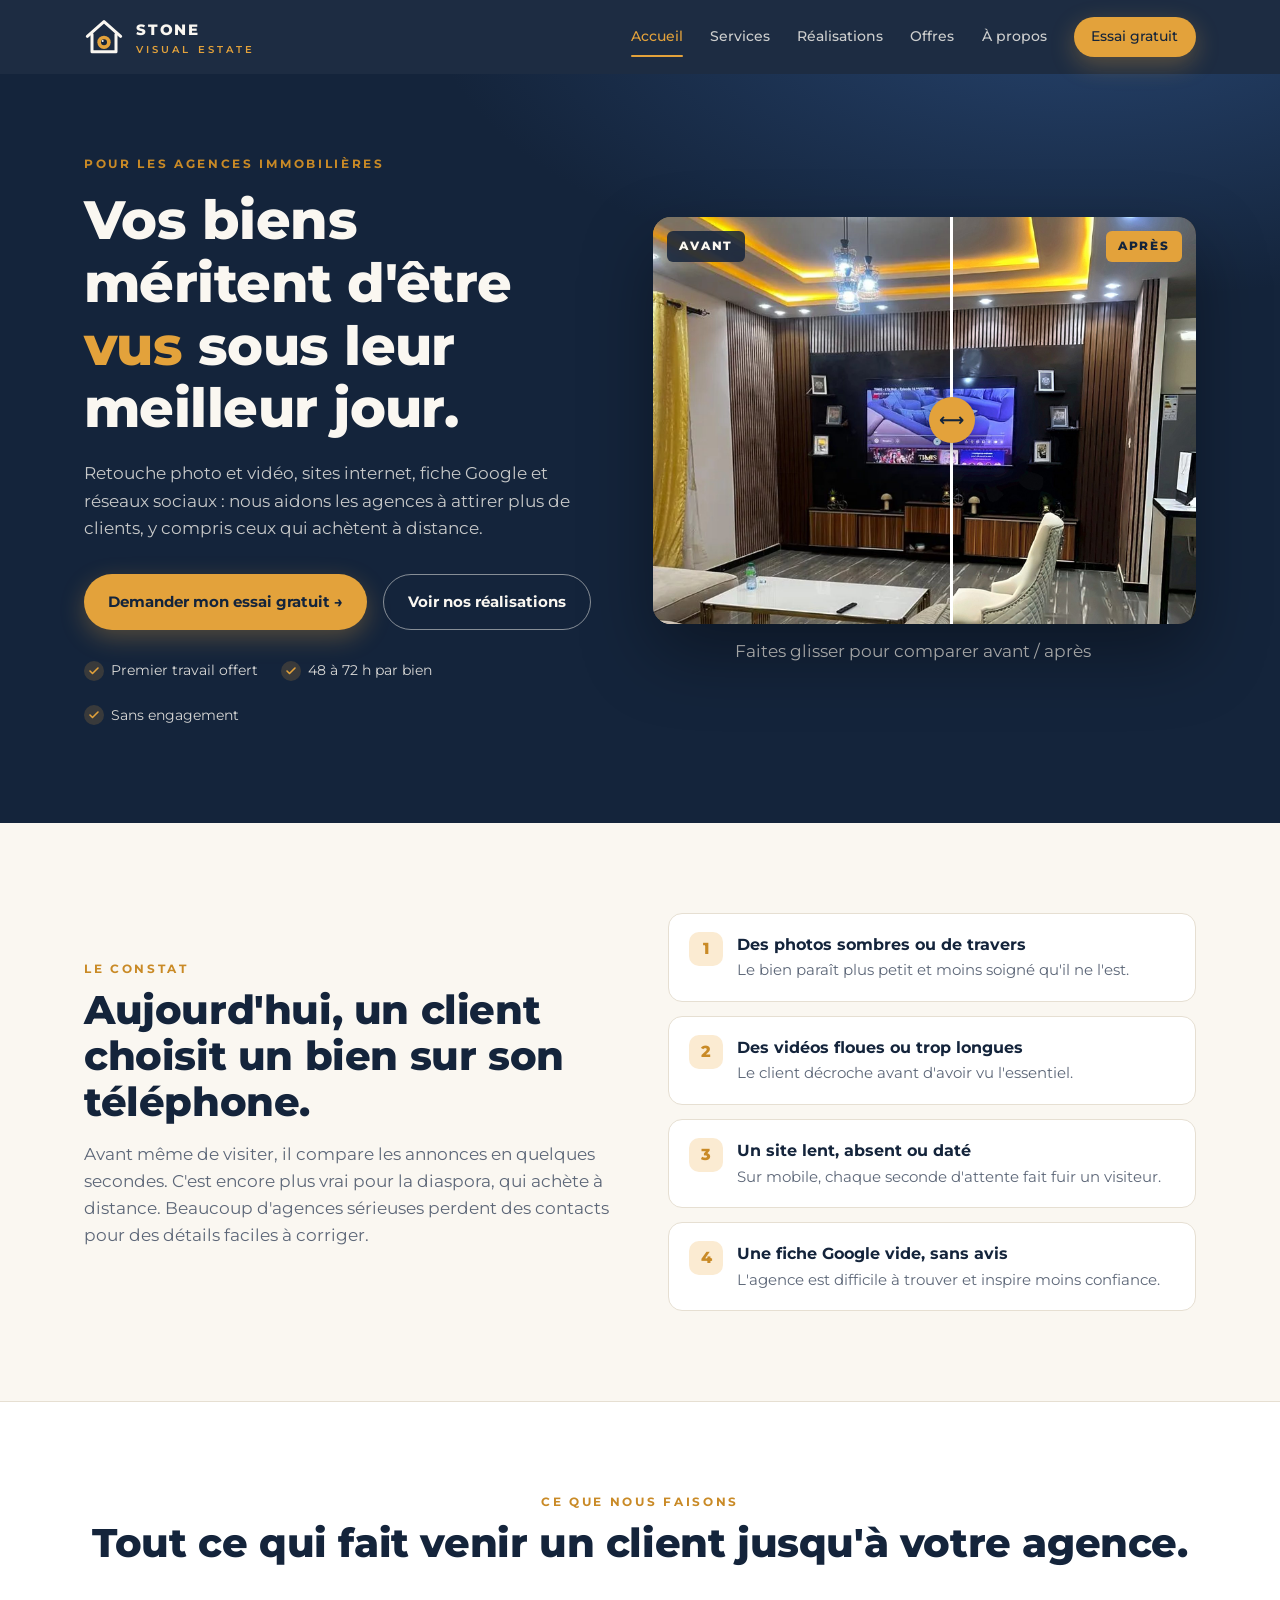
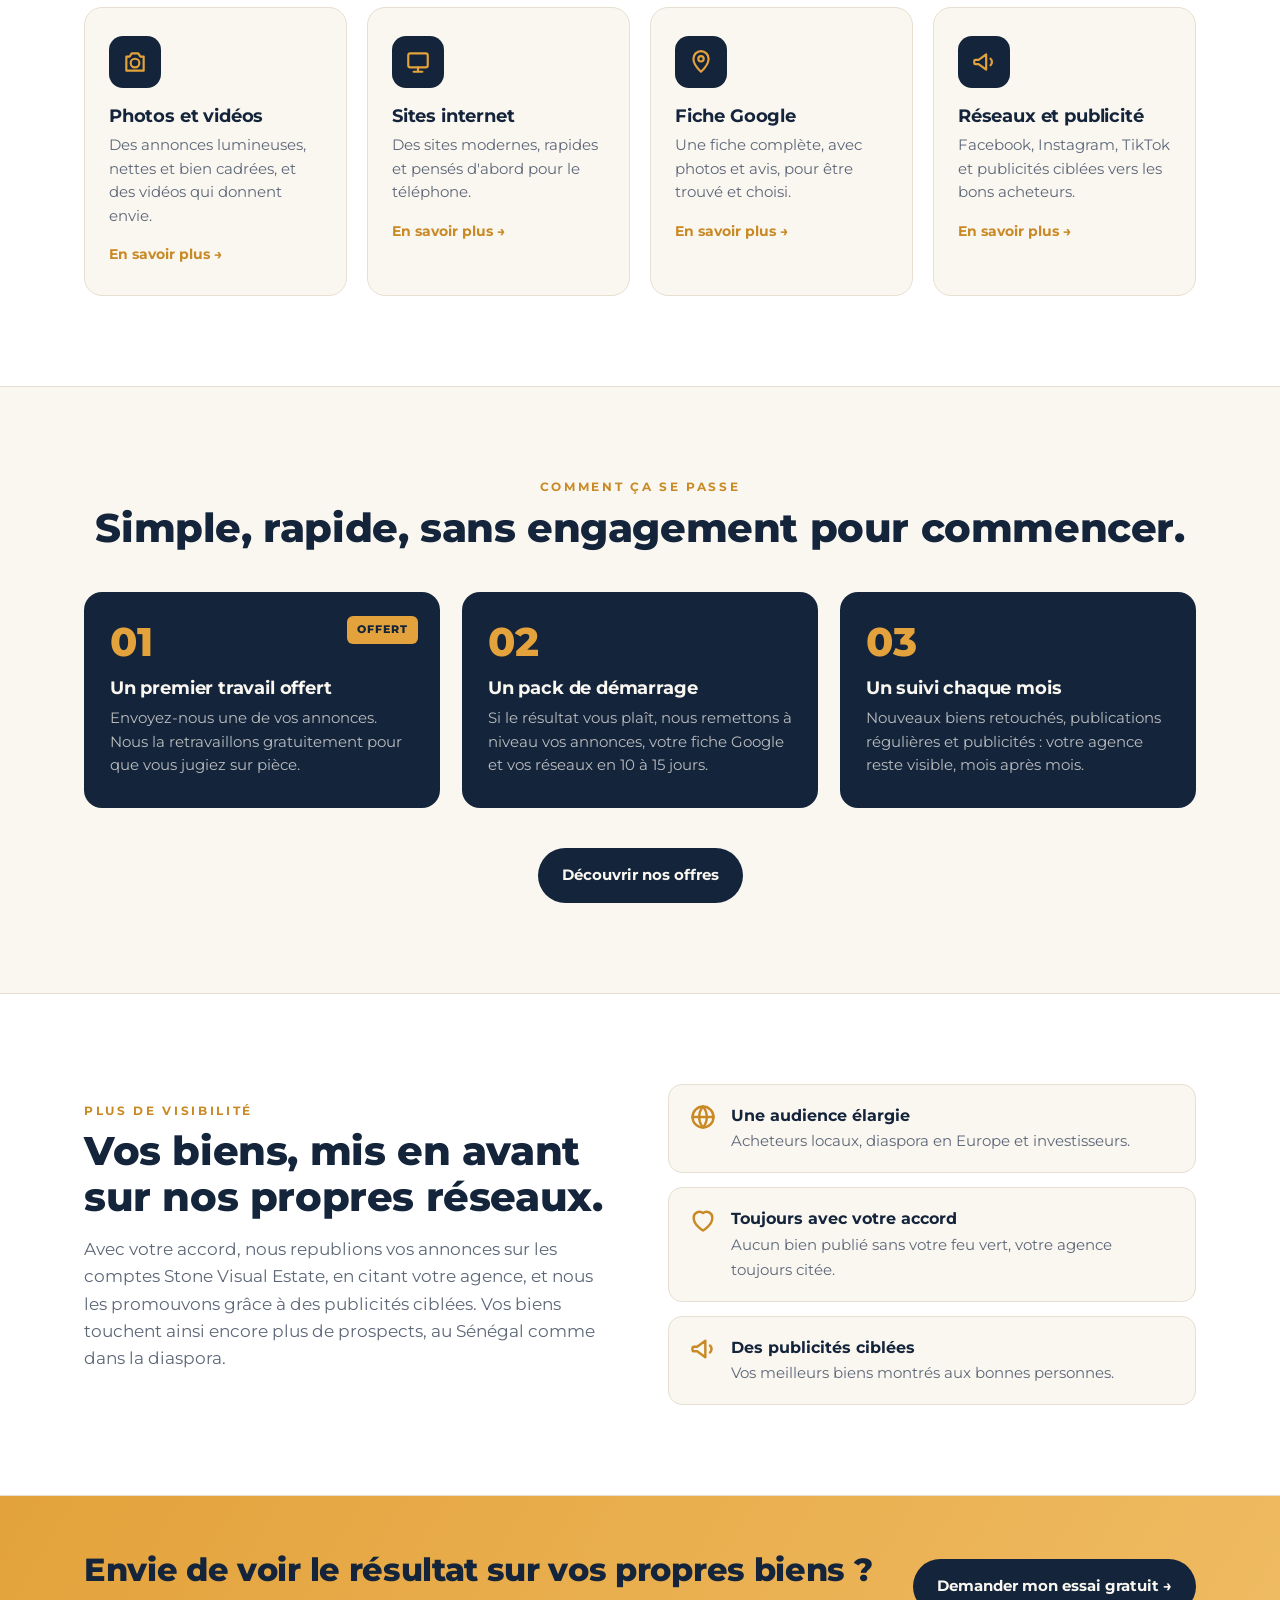
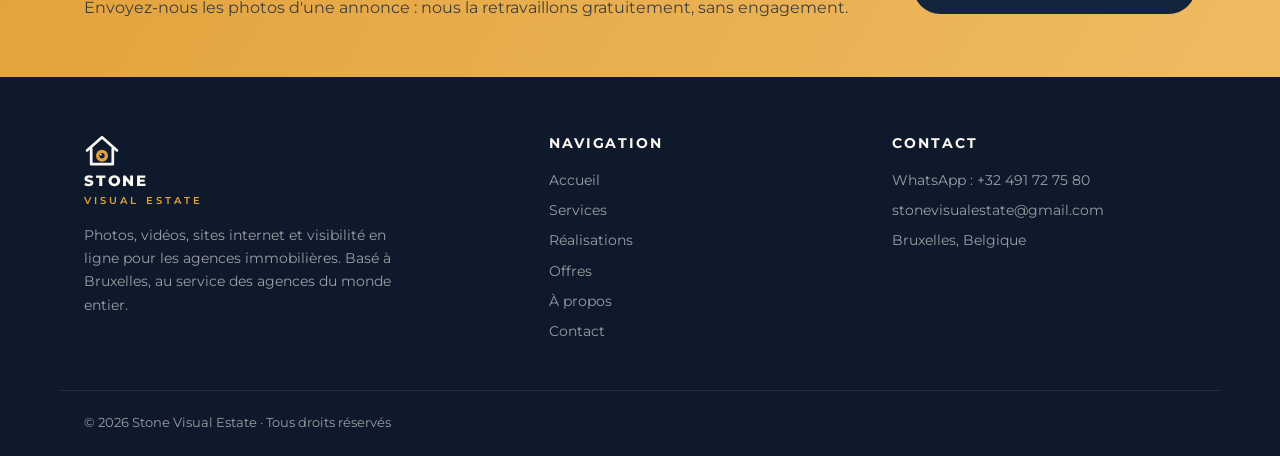
<file: index.html>
<!DOCTYPE html>
<html lang="fr">
<head>
<meta charset="utf-8">
<meta name="viewport" content="width=device-width, initial-scale=1">
<title>Stone Visual Estate – Photos, vidéos et visibilité pour agences immobilières</title>
<meta name="description" content="Stone Visual Estate aide les agences immobilières à mettre leurs biens en valeur : retouche photo et vidéo, sites internet, fiche Google et réseaux sociaux.">
<link rel="icon" href="img/logo.svg" type="image/svg+xml">
<link rel="preconnect" href="https://fonts.googleapis.com">
<link rel="preconnect" href="https://fonts.gstatic.com" crossorigin>
<link href="https://fonts.googleapis.com/css2?family=Montserrat:wght@400;500;600;700;800&display=swap" rel="stylesheet">
<link rel="stylesheet" href="style.css">
<script>document.documentElement.classList.add("js")</script>
</head>
<body>
<header class="site-header">
  <div class="wrap nav">
    <a href="index.html" class="brand"><img src="img/logo.svg" alt="" width="40" height="40"><span><b>STONE</b><small>VISUAL ESTATE</small></span></a>
    <button class="burger" id="burger" aria-label="Ouvrir le menu" aria-expanded="false">☰</button>
    <nav class="links" id="links">
      <a href="index.html" class="active" aria-current="page">Accueil</a>
<a href="services.html">Services</a>
<a href="realisations.html">Réalisations</a>
<a href="offres.html">Offres</a>
<a href="a-propos.html">À propos</a>
      <a href="contact.html" class="btn btn-gold">Essai gratuit</a>
    </nav>
  </div>
</header>
<main>

<section class="hero">
  <div class="wrap hero-grid">
    <div class="reveal">
      <div class="eyebrow">Pour les agences immobilières</div>
      <h1>Vos biens méritent d'être <span>vus</span> sous leur meilleur jour.</h1>
      <p>Retouche photo et vidéo, sites internet, fiche Google et réseaux sociaux : nous aidons les agences à attirer plus de clients, y compris ceux qui achètent à distance.</p>
      <div class="cta">
        <a class="btn btn-gold" href="https://wa.me/32491727580?text=Bonjour%2C%20je%20souhaite%20b%C3%A9n%C3%A9ficier%20de%20l%27essai%20gratuit%20Stone%20Visual%20Estate." target="_blank" rel="noopener">Demander mon essai gratuit →</a>
        <a class="btn btn-ghost" href="realisations.html">Voir nos réalisations</a>
      </div>
      <ul class="hero-points">
        <li><span class="mini"><svg viewBox="0 0 24 24"><path d="M20 6L9 17l-5-5"/></svg></span>Premier travail offert</li>
        <li><span class="mini"><svg viewBox="0 0 24 24"><path d="M20 6L9 17l-5-5"/></svg></span>48 à 72 h par bien</li>
        <li><span class="mini"><svg viewBox="0 0 24 24"><path d="M20 6L9 17l-5-5"/></svg></span>Sans engagement</li>
      </ul>
    </div>
    <div class="reveal">
      <div class="ba-slider" style="--pos:55%">
  <img class="ba-after" src="img/apres-salon.jpg" alt="Salon d'un appartement – après retouche" loading="lazy">
  <img class="ba-before" src="img/avant-salon.jpg" alt="Salon d'un appartement – avant retouche" loading="lazy">
  <span class="ba-tag ba-tag-before">Avant</span><span class="ba-tag ba-tag-after">Après</span>
  <div class="ba-handle" aria-hidden="true"><span>⟷</span></div>
  <input class="ba-range" type="range" min="0" max="100" value="55" aria-label="Comparer avant et après : Salon d'un appartement">
</div>
      <p class="slider-hint">Faites glisser pour comparer avant / après</p>
    </div>
  </div>
</section>

<section>
  <div class="wrap two-col">
    <div class="reveal">
      <div class="eyebrow">Le constat</div>
      <h2>Aujourd'hui, un client choisit un bien sur son téléphone.</h2>
      <p class="lead">Avant même de visiter, il compare les annonces en quelques secondes. C'est encore plus vrai pour la diaspora, qui achète à distance. Beaucoup d'agences sérieuses perdent des contacts pour des détails faciles à corriger.</p>
    </div>
    <div class="pains reveal">
      <div class="pain"><div class="dot">1</div><div><b>Des photos sombres ou de travers</b><span>Le bien paraît plus petit et moins soigné qu'il ne l'est.</span></div></div>
      <div class="pain"><div class="dot">2</div><div><b>Des vidéos floues ou trop longues</b><span>Le client décroche avant d'avoir vu l'essentiel.</span></div></div>
      <div class="pain"><div class="dot">3</div><div><b>Un site lent, absent ou daté</b><span>Sur mobile, chaque seconde d'attente fait fuir un visiteur.</span></div></div>
      <div class="pain"><div class="dot">4</div><div><b>Une fiche Google vide, sans avis</b><span>L'agence est difficile à trouver et inspire moins confiance.</span></div></div>
    </div>
  </div>
</section>

<section class="alt">
  <div class="wrap">
    <div class="reveal center">
      <div class="eyebrow">Ce que nous faisons</div>
      <h2>Tout ce qui fait venir un client jusqu'à votre agence.</h2>
    </div>
    <div class="grid4">
      <a class="card reveal" href="services.html#photos"><span class="ico"><svg viewBox="0 0 24 24"><path d="M4 7h3l2-3h6l2 3h3v13H4z"/><circle cx="12" cy="13" r="4"/></svg></span><h3>Photos et vidéos</h3><p>Des annonces lumineuses, nettes et bien cadrées, et des vidéos qui donnent envie.</p><span class="more">En savoir plus →</span></a>
      <a class="card reveal" href="services.html#sites"><span class="ico"><svg viewBox="0 0 24 24"><rect x="3" y="4" width="18" height="13" rx="2"/><path d="M8 21h8M12 17v4"/></svg></span><h3>Sites internet</h3><p>Des sites modernes, rapides et pensés d'abord pour le téléphone.</p><span class="more">En savoir plus →</span></a>
      <a class="card reveal" href="services.html#google"><span class="ico"><svg viewBox="0 0 24 24"><path d="M12 21s-7-6.5-7-12a7 7 0 0 1 14 0c0 5.5-7 12-7 12z"/><circle cx="12" cy="9" r="2.5"/></svg></span><h3>Fiche Google</h3><p>Une fiche complète, avec photos et avis, pour être trouvé et choisi.</p><span class="more">En savoir plus →</span></a>
      <a class="card reveal" href="services.html#reseaux"><span class="ico"><svg viewBox="0 0 24 24"><path d="M3 11v2a1 1 0 0 0 1 1h3l7 5V5L7 10H4a1 1 0 0 0-1 1z"/><path d="M18 9a4 4 0 0 1 0 6"/></svg></span><h3>Réseaux et publicité</h3><p>Facebook, Instagram, TikTok et publicités ciblées vers les bons acheteurs.</p><span class="more">En savoir plus →</span></a>
    </div>
  </div>
</section>

<section>
  <div class="wrap">
    <div class="reveal center">
      <div class="eyebrow">Comment ça se passe</div>
      <h2>Simple, rapide, sans engagement pour commencer.</h2>
    </div>
    <div class="steps">
      <div class="step reveal"><span class="free">Offert</span><h3>Un premier travail offert</h3><p>Envoyez-nous une de vos annonces. Nous la retravaillons gratuitement pour que vous jugiez sur pièce.</p></div>
      <div class="step reveal"><h3>Un pack de démarrage</h3><p>Si le résultat vous plaît, nous remettons à niveau vos annonces, votre fiche Google et vos réseaux en 10 à 15 jours.</p></div>
      <div class="step reveal"><h3>Un suivi chaque mois</h3><p>Nouveaux biens retouchés, publications régulières et publicités : votre agence reste visible, mois après mois.</p></div>
    </div>
    <div class="center reveal" style="margin-top:2.5rem"><a class="btn btn-navy" href="offres.html">Découvrir nos offres</a></div>
  </div>
</section>

<section class="alt">
  <div class="wrap two-col">
    <div class="reveal">
      <div class="eyebrow">Plus de visibilité</div>
      <h2>Vos biens, mis en avant sur nos propres réseaux.</h2>
      <p class="lead">Avec votre accord, nous republions vos annonces sur les comptes Stone Visual Estate, en citant votre agence, et nous les promouvons grâce à des publicités ciblées. Vos biens touchent ainsi encore plus de prospects, au Sénégal comme dans la diaspora.</p>
    </div>
    <div class="promises reveal">
      <div class="promise"><span class="pi"><svg viewBox="0 0 24 24"><circle cx="12" cy="12" r="9"/><path d="M3 12h18M12 3a14 14 0 0 1 0 18M12 3a14 14 0 0 0 0 18"/></svg></span><div><b>Une audience élargie</b><span>Acheteurs locaux, diaspora en Europe et investisseurs.</span></div></div>
      <div class="promise"><span class="pi"><svg viewBox="0 0 24 24"><path d="M12 21s-8-4.5-8-11a5 5 0 0 1 8-4 5 5 0 0 1 8 4c0 6.5-8 11-8 11z"/></svg></span><div><b>Toujours avec votre accord</b><span>Aucun bien publié sans votre feu vert, votre agence toujours citée.</span></div></div>
      <div class="promise"><span class="pi"><svg viewBox="0 0 24 24"><path d="M3 11v2a1 1 0 0 0 1 1h3l7 5V5L7 10H4a1 1 0 0 0-1 1z"/><path d="M18 9a4 4 0 0 1 0 6"/></svg></span><div><b>Des publicités ciblées</b><span>Vos meilleurs biens montrés aux bonnes personnes.</span></div></div>
    </div>
  </div>
</section>

</main>
<section class="cta-band">
  <div class="wrap cta-inner">
    <div><h2>Envie de voir le résultat sur vos propres biens ?</h2>
    <p>Envoyez-nous les photos d'une annonce : nous la retravaillons gratuitement, sans engagement.</p></div>
    <a class="btn btn-gold" href="https://wa.me/32491727580?text=Bonjour%2C%20je%20souhaite%20b%C3%A9n%C3%A9ficier%20de%20l%27essai%20gratuit%20Stone%20Visual%20Estate." target="_blank" rel="noopener">Demander mon essai gratuit →</a>
  </div>
</section>
<footer class="site-footer">
  <div class="wrap foot-grid">
    <div>
      <a href="index.html" class="brand"><img src="img/logo.svg" alt="" width="36" height="36"><span><b>STONE</b><small>VISUAL ESTATE</small></span></a>
      <p>Photos, vidéos, sites internet et visibilité en ligne pour les agences immobilières. Basé à Bruxelles, au service des agences du monde entier.</p>
    </div>
    <div><h4>Navigation</h4><a href="index.html">Accueil</a><a href="services.html">Services</a><a href="realisations.html">Réalisations</a><a href="offres.html">Offres</a><a href="a-propos.html">À propos</a><a href="contact.html">Contact</a></div>
    <div><h4>Contact</h4>
      <a href="https://wa.me/32491727580" target="_blank" rel="noopener">WhatsApp : +32 491 72 75 80</a>
      <a href="mailto:stonevisualestate@gmail.com">stonevisualestate@gmail.com</a>
      <span>Bruxelles, Belgique</span>
    </div>
  </div>
  <div class="wrap foot-bottom">© 2026 Stone Visual Estate · Tous droits réservés</div>
</footer>
<script src="main.js"></script>
</body>
</html>
</file>
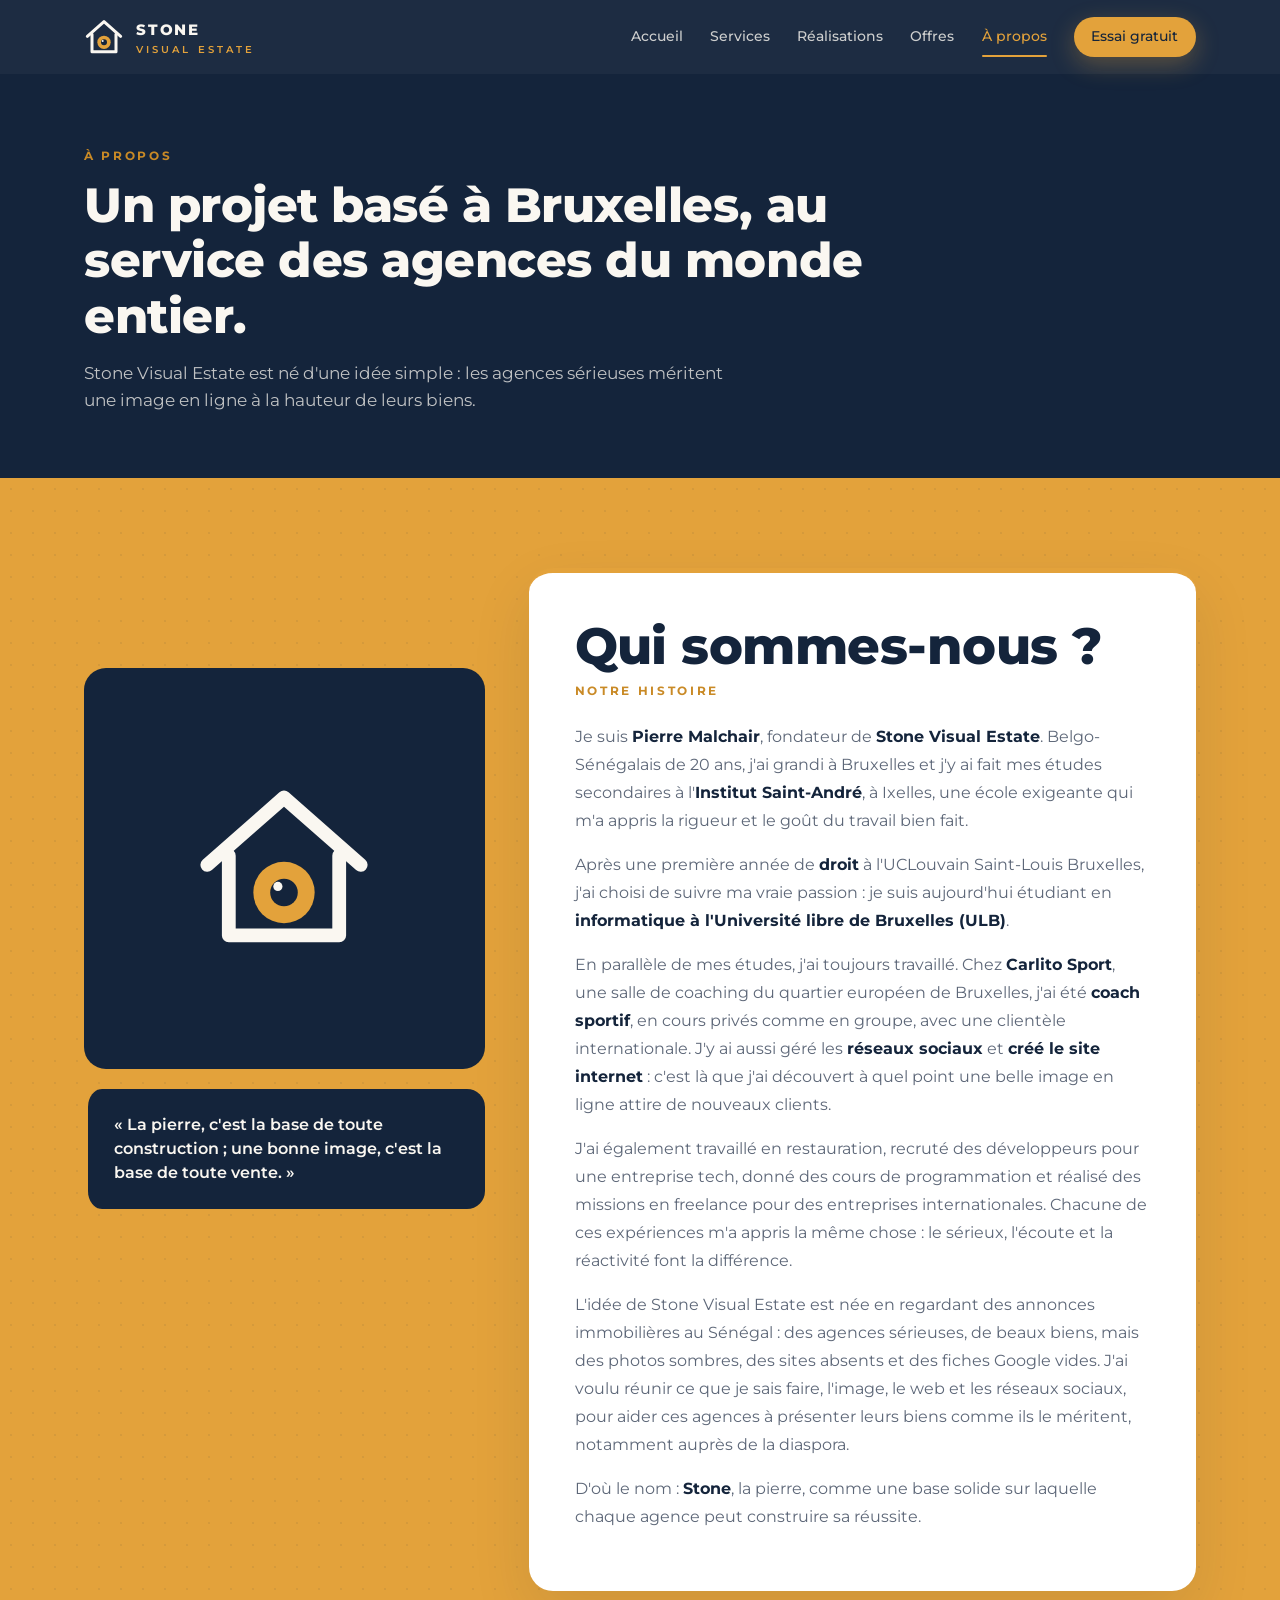
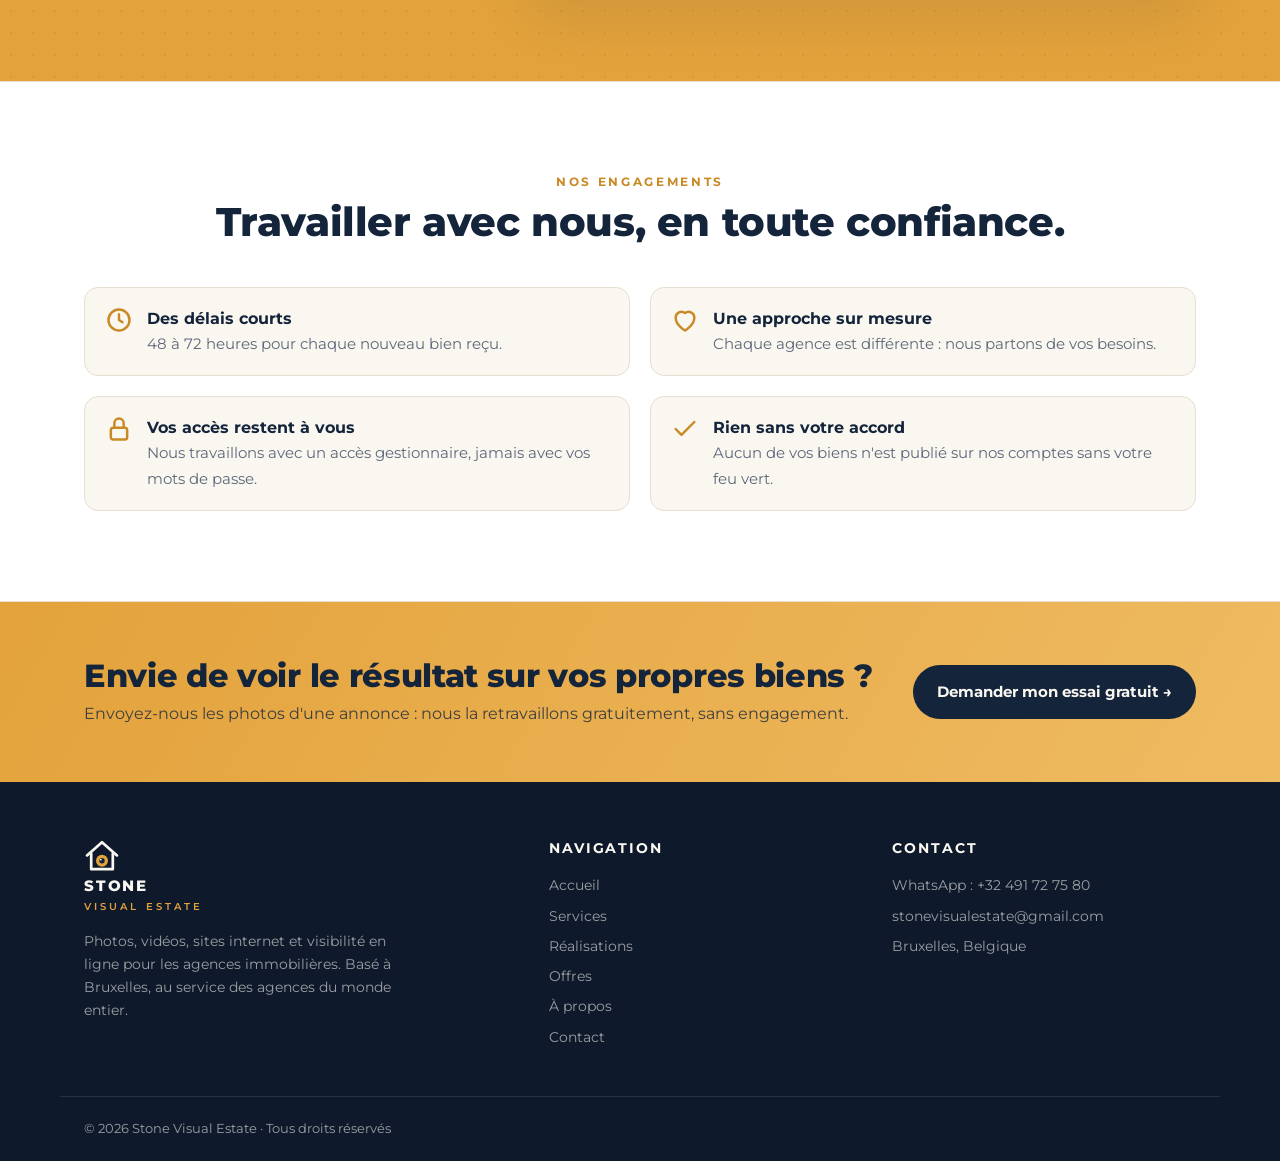
<file: a-propos.html>
<!DOCTYPE html>
<html lang="fr">
<head>
<meta charset="utf-8">
<meta name="viewport" content="width=device-width, initial-scale=1">
<title>À propos – Stone Visual Estate</title>
<meta name="description" content="Stone Visual Estate, projet basé à Bruxelles dédié aux agences immobilières du monde entier.">
<link rel="icon" href="img/logo.svg" type="image/svg+xml">
<link rel="preconnect" href="https://fonts.googleapis.com">
<link rel="preconnect" href="https://fonts.gstatic.com" crossorigin>
<link href="https://fonts.googleapis.com/css2?family=Montserrat:wght@400;500;600;700;800&display=swap" rel="stylesheet">
<link rel="stylesheet" href="style.css">
<script>document.documentElement.classList.add("js")</script>
</head>
<body>
<header class="site-header">
  <div class="wrap nav">
    <a href="index.html" class="brand"><img src="img/logo.svg" alt="" width="40" height="40"><span><b>STONE</b><small>VISUAL ESTATE</small></span></a>
    <button class="burger" id="burger" aria-label="Ouvrir le menu" aria-expanded="false">☰</button>
    <nav class="links" id="links">
      <a href="index.html">Accueil</a>
<a href="services.html">Services</a>
<a href="realisations.html">Réalisations</a>
<a href="offres.html">Offres</a>
<a href="a-propos.html" class="active" aria-current="page">À propos</a>
      <a href="contact.html" class="btn btn-gold">Essai gratuit</a>
    </nav>
  </div>
</header>
<main>
<section class="page-hero"><div class="wrap">
  <div class="eyebrow">À propos</div><h1>Un projet basé à Bruxelles, au service des agences du monde entier.</h1><p class="lead">Stone Visual Estate est né d'une idée simple : les agences sérieuses méritent une image en ligne à la hauteur de leurs biens.</p>
</div></section><section class="story"><div class="wrap story-grid">
  <div class="story-side reveal"><div class="about-logo"><img src="img/logo.svg" alt="Logo Stone Visual Estate"></div>
    <div class="story-quote">« La pierre, c'est la base de toute construction ; une bonne image, c'est la base de toute vente. »</div></div>
  <div class="story-card reveal">
    <h2 class="story-title">Qui sommes-nous ?</h2><div class="eyebrow">Notre histoire</div>
    <p>Je suis <strong>Pierre Malchair</strong>, fondateur de <strong>Stone Visual Estate</strong>. Belgo-Sénégalais de 20 ans, j'ai grandi à Bruxelles et j'y ai fait mes études secondaires à l'<strong>Institut Saint-André</strong>, à Ixelles, une école exigeante qui m'a appris la rigueur et le goût du travail bien fait.</p>
    <p>Après une première année de <strong>droit</strong> à l'UCLouvain Saint-Louis Bruxelles, j'ai choisi de suivre ma vraie passion : je suis aujourd'hui étudiant en <strong>informatique à l'Université libre de Bruxelles (ULB)</strong>.</p>
    <p>En parallèle de mes études, j'ai toujours travaillé. Chez <strong>Carlito Sport</strong>, une salle de coaching du quartier européen de Bruxelles, j'ai été <strong>coach sportif</strong>, en cours privés comme en groupe, avec une clientèle internationale. J'y ai aussi géré les <strong>réseaux sociaux</strong> et <strong>créé le site internet</strong> : c'est là que j'ai découvert à quel point une belle image en ligne attire de nouveaux clients.</p>
    <p>J'ai également travaillé en restauration, recruté des développeurs pour une entreprise tech, donné des cours de programmation et réalisé des missions en freelance pour des entreprises internationales. Chacune de ces expériences m'a appris la même chose : le sérieux, l'écoute et la réactivité font la différence.</p>
    <p>L'idée de Stone Visual Estate est née en regardant des annonces immobilières au Sénégal : des agences sérieuses, de beaux biens, mais des photos sombres, des sites absents et des fiches Google vides. J'ai voulu réunir ce que je sais faire, l'image, le web et les réseaux sociaux, pour aider ces agences à présenter leurs biens comme ils le méritent, notamment auprès de la diaspora.</p>
    <p>D'où le nom : <strong>Stone</strong>, la pierre, comme une base solide sur laquelle chaque agence peut construire sa réussite.</p>
  </div>
</div></section>
<section class="alt"><div class="wrap">
  <div class="reveal center"><div class="eyebrow">Nos engagements</div><h2>Travailler avec nous, en toute confiance.</h2></div>
  <div class="grid2">
    <div class="promise reveal"><span class="pi"><svg viewBox="0 0 24 24"><circle cx="12" cy="12" r="9"/><path d="M12 7v5l3 2"/></svg></span><div><b>Des délais courts</b><span>48 à 72 heures pour chaque nouveau bien reçu.</span></div></div>
    <div class="promise reveal"><span class="pi"><svg viewBox="0 0 24 24"><path d="M12 21s-8-4.5-8-11a5 5 0 0 1 8-4 5 5 0 0 1 8 4c0 6.5-8 11-8 11z"/></svg></span><div><b>Une approche sur mesure</b><span>Chaque agence est différente : nous partons de vos besoins.</span></div></div>
    <div class="promise reveal"><span class="pi"><svg viewBox="0 0 24 24"><rect x="5" y="11" width="14" height="10" rx="2"/><path d="M8 11V7a4 4 0 0 1 8 0v4"/></svg></span><div><b>Vos accès restent à vous</b><span>Nous travaillons avec un accès gestionnaire, jamais avec vos mots de passe.</span></div></div>
    <div class="promise reveal"><span class="pi"><svg viewBox="0 0 24 24"><path d="M20 6L9 17l-5-5"/></svg></span><div><b>Rien sans votre accord</b><span>Aucun de vos biens n'est publié sur nos comptes sans votre feu vert.</span></div></div>
  </div>
</div></section>
</main>
<section class="cta-band">
  <div class="wrap cta-inner">
    <div><h2>Envie de voir le résultat sur vos propres biens ?</h2>
    <p>Envoyez-nous les photos d'une annonce : nous la retravaillons gratuitement, sans engagement.</p></div>
    <a class="btn btn-gold" href="https://wa.me/32491727580?text=Bonjour%2C%20je%20souhaite%20b%C3%A9n%C3%A9ficier%20de%20l%27essai%20gratuit%20Stone%20Visual%20Estate." target="_blank" rel="noopener">Demander mon essai gratuit →</a>
  </div>
</section>
<footer class="site-footer">
  <div class="wrap foot-grid">
    <div>
      <a href="index.html" class="brand"><img src="img/logo.svg" alt="" width="36" height="36"><span><b>STONE</b><small>VISUAL ESTATE</small></span></a>
      <p>Photos, vidéos, sites internet et visibilité en ligne pour les agences immobilières. Basé à Bruxelles, au service des agences du monde entier.</p>
    </div>
    <div><h4>Navigation</h4><a href="index.html">Accueil</a><a href="services.html">Services</a><a href="realisations.html">Réalisations</a><a href="offres.html">Offres</a><a href="a-propos.html">À propos</a><a href="contact.html">Contact</a></div>
    <div><h4>Contact</h4>
      <a href="https://wa.me/32491727580" target="_blank" rel="noopener">WhatsApp : +32 491 72 75 80</a>
      <a href="mailto:stonevisualestate@gmail.com">stonevisualestate@gmail.com</a>
      <span>Bruxelles, Belgique</span>
    </div>
  </div>
  <div class="wrap foot-bottom">© 2026 Stone Visual Estate · Tous droits réservés</div>
</footer>
<script src="main.js"></script>
</body>
</html>
</file>
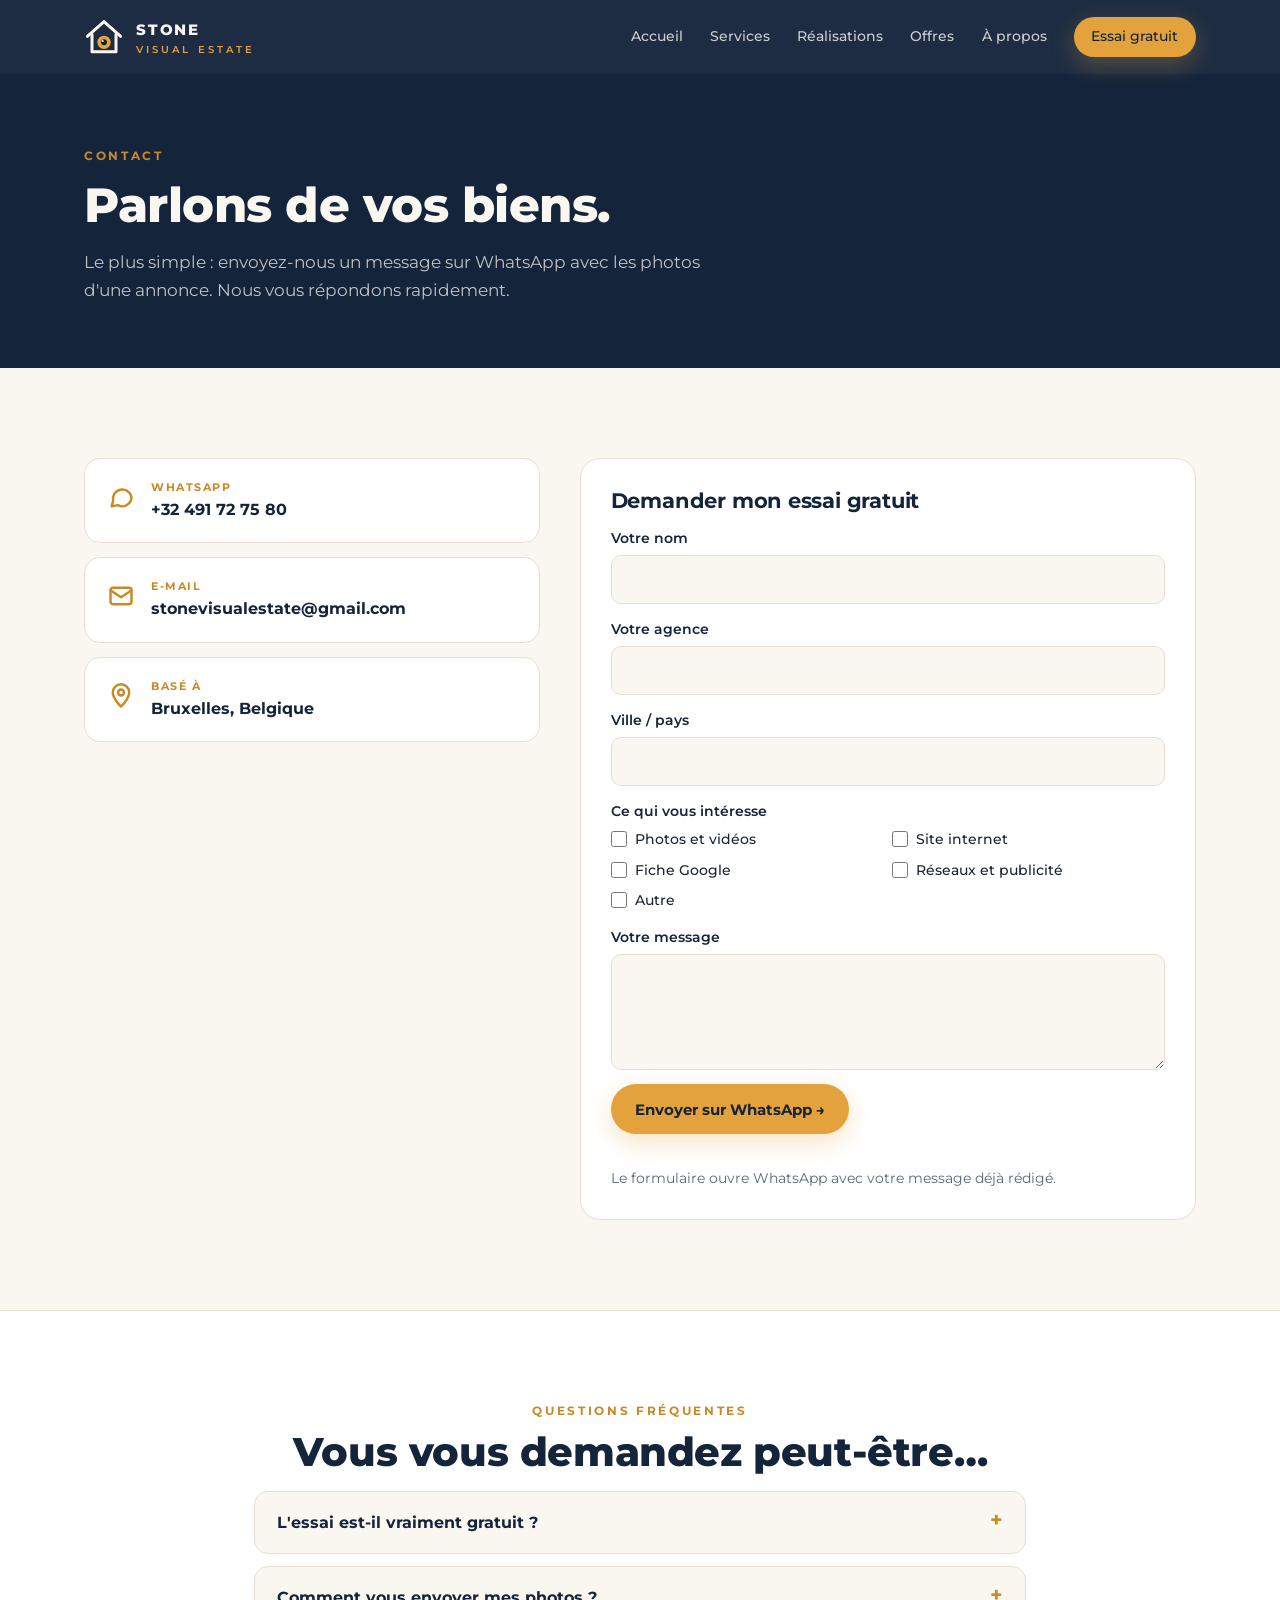
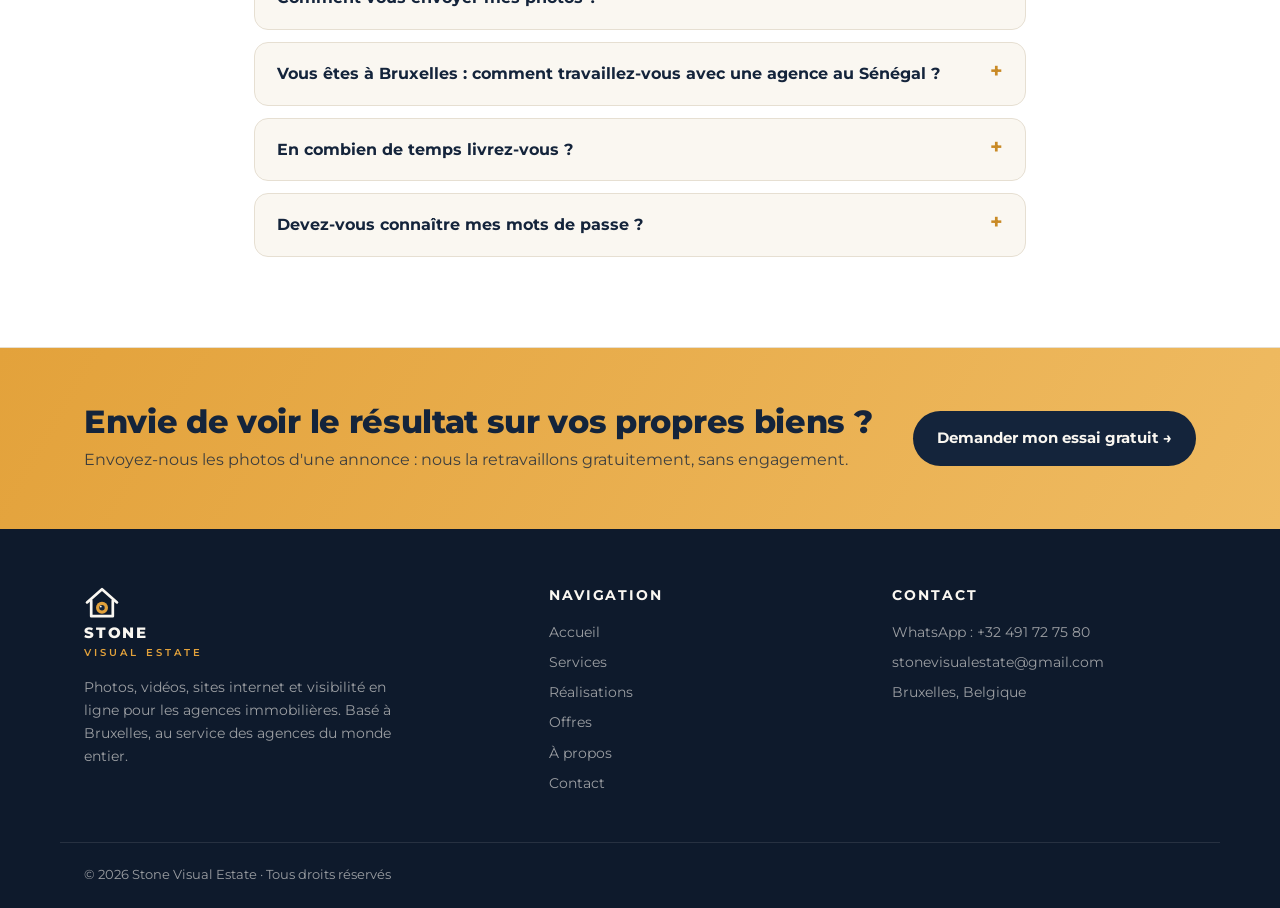
<file: contact.html>
<!DOCTYPE html>
<html lang="fr">
<head>
<meta charset="utf-8">
<meta name="viewport" content="width=device-width, initial-scale=1">
<title>Contact – Stone Visual Estate</title>
<meta name="description" content="Contactez Stone Visual Estate sur WhatsApp ou par e-mail et demandez votre essai gratuit.">
<link rel="icon" href="img/logo.svg" type="image/svg+xml">
<link rel="preconnect" href="https://fonts.googleapis.com">
<link rel="preconnect" href="https://fonts.gstatic.com" crossorigin>
<link href="https://fonts.googleapis.com/css2?family=Montserrat:wght@400;500;600;700;800&display=swap" rel="stylesheet">
<link rel="stylesheet" href="style.css">
<script>document.documentElement.classList.add("js")</script>
</head>
<body>
<header class="site-header">
  <div class="wrap nav">
    <a href="index.html" class="brand"><img src="img/logo.svg" alt="" width="40" height="40"><span><b>STONE</b><small>VISUAL ESTATE</small></span></a>
    <button class="burger" id="burger" aria-label="Ouvrir le menu" aria-expanded="false">☰</button>
    <nav class="links" id="links">
      <a href="index.html">Accueil</a>
<a href="services.html">Services</a>
<a href="realisations.html">Réalisations</a>
<a href="offres.html">Offres</a>
<a href="a-propos.html">À propos</a>
      <a href="contact.html" class="btn btn-gold active">Essai gratuit</a>
    </nav>
  </div>
</header>
<main>
<section class="page-hero"><div class="wrap">
  <div class="eyebrow">Contact</div><h1>Parlons de vos biens.</h1><p class="lead">Le plus simple : envoyez-nous un message sur WhatsApp avec les photos d'une annonce. Nous vous répondons rapidement.</p>
</div></section><section><div class="wrap contact-grid">
  <div class="reveal">
    <a class="cc" href="https://wa.me/32491727580" target="_blank" rel="noopener"><span class="pi"><svg viewBox="0 0 24 24"><path d="M21 12a8 8 0 0 1-11.8 7L4 20l1.2-4.6A8 8 0 1 1 21 12z"/></svg></span><div><small>WhatsApp</small><b>+32 491 72 75 80</b></div></a>
    <a class="cc" href="mailto:stonevisualestate@gmail.com"><span class="pi"><svg viewBox="0 0 24 24"><rect x="3" y="5" width="18" height="14" rx="2"/><path d="M3 7l9 6 9-6"/></svg></span><div><small>E-mail</small><b>stonevisualestate@gmail.com</b></div></a>
    <div class="cc static"><span class="pi"><svg viewBox="0 0 24 24"><path d="M12 21s-7-6.5-7-12a7 7 0 0 1 14 0c0 5.5-7 12-7 12z"/><circle cx="12" cy="9" r="2.5"/></svg></span><div><small>Basé à</small><b>Bruxelles, Belgique</b></div></div>
  </div>
  <form class="form reveal" id="contact-form">
    <h3>Demander mon essai gratuit</h3>
    <label>Votre nom<input name="nom" required autocomplete="name"></label>
    <label>Votre agence<input name="agence" required></label>
    <label>Ville / pays<input name="ville"></label>
    <fieldset><legend>Ce qui vous intéresse</legend>
      <label class="chk"><input type="checkbox" name="s" value="Photos et vidéos">Photos et vidéos</label>
      <label class="chk"><input type="checkbox" name="s" value="Site internet">Site internet</label>
      <label class="chk"><input type="checkbox" name="s" value="Fiche Google">Fiche Google</label>
      <label class="chk"><input type="checkbox" name="s" value="Réseaux sociaux et publicité">Réseaux et publicité</label>
      <label class="chk"><input type="checkbox" name="s" value="Autre">Autre</label>
    </fieldset>
    <label>Votre message<textarea name="message" rows="4"></textarea></label>
    <button class="btn btn-gold" type="submit">Envoyer sur WhatsApp →</button>
    <p class="note">Le formulaire ouvre WhatsApp avec votre message déjà rédigé.</p>
  </form>
</div></section>
<section class="alt"><div class="wrap narrow">
  <div class="reveal center"><div class="eyebrow">Questions fréquentes</div><h2>Vous vous demandez peut-être…</h2></div>
  <details class="faq reveal"><summary>L'essai est-il vraiment gratuit ?</summary><p>Oui. Nous retravaillons les photos d'une de vos annonces sans aucun engagement. Vous décidez ensuite si vous souhaitez continuer.</p></details>
  <details class="faq reveal"><summary>Comment vous envoyer mes photos ?</summary><p>Sur WhatsApp, envoyez-les en « Document » plutôt qu'en photo : elles gardent ainsi leur qualité d'origine.</p></details>
  <details class="faq reveal"><summary>Vous êtes à Bruxelles : comment travaillez-vous avec une agence au Sénégal ?</summary><p>Tout se fait à distance : vous nous envoyez vos photos et vidéos, nous vous renvoyons le résultat, et nous gérons votre fiche Google et vos réseaux avec un accès gestionnaire.</p></details>
  <details class="faq reveal"><summary>En combien de temps livrez-vous ?</summary><p>48 à 72 heures pour chaque nouveau bien, et 10 à 15 jours pour le pack de démarrage complet.</p></details>
  <details class="faq reveal"><summary>Devez-vous connaître mes mots de passe ?</summary><p>Non, jamais. Nous travaillons avec un accès gestionnaire que vous nous donnez et que vous pouvez retirer à tout moment.</p></details>
</div></section>
</main>
<section class="cta-band">
  <div class="wrap cta-inner">
    <div><h2>Envie de voir le résultat sur vos propres biens ?</h2>
    <p>Envoyez-nous les photos d'une annonce : nous la retravaillons gratuitement, sans engagement.</p></div>
    <a class="btn btn-gold" href="https://wa.me/32491727580?text=Bonjour%2C%20je%20souhaite%20b%C3%A9n%C3%A9ficier%20de%20l%27essai%20gratuit%20Stone%20Visual%20Estate." target="_blank" rel="noopener">Demander mon essai gratuit →</a>
  </div>
</section>
<footer class="site-footer">
  <div class="wrap foot-grid">
    <div>
      <a href="index.html" class="brand"><img src="img/logo.svg" alt="" width="36" height="36"><span><b>STONE</b><small>VISUAL ESTATE</small></span></a>
      <p>Photos, vidéos, sites internet et visibilité en ligne pour les agences immobilières. Basé à Bruxelles, au service des agences du monde entier.</p>
    </div>
    <div><h4>Navigation</h4><a href="index.html">Accueil</a><a href="services.html">Services</a><a href="realisations.html">Réalisations</a><a href="offres.html">Offres</a><a href="a-propos.html">À propos</a><a href="contact.html">Contact</a></div>
    <div><h4>Contact</h4>
      <a href="https://wa.me/32491727580" target="_blank" rel="noopener">WhatsApp : +32 491 72 75 80</a>
      <a href="mailto:stonevisualestate@gmail.com">stonevisualestate@gmail.com</a>
      <span>Bruxelles, Belgique</span>
    </div>
  </div>
  <div class="wrap foot-bottom">© 2026 Stone Visual Estate · Tous droits réservés</div>
</footer>
<script src="main.js"></script>
</body>
</html>
</file>
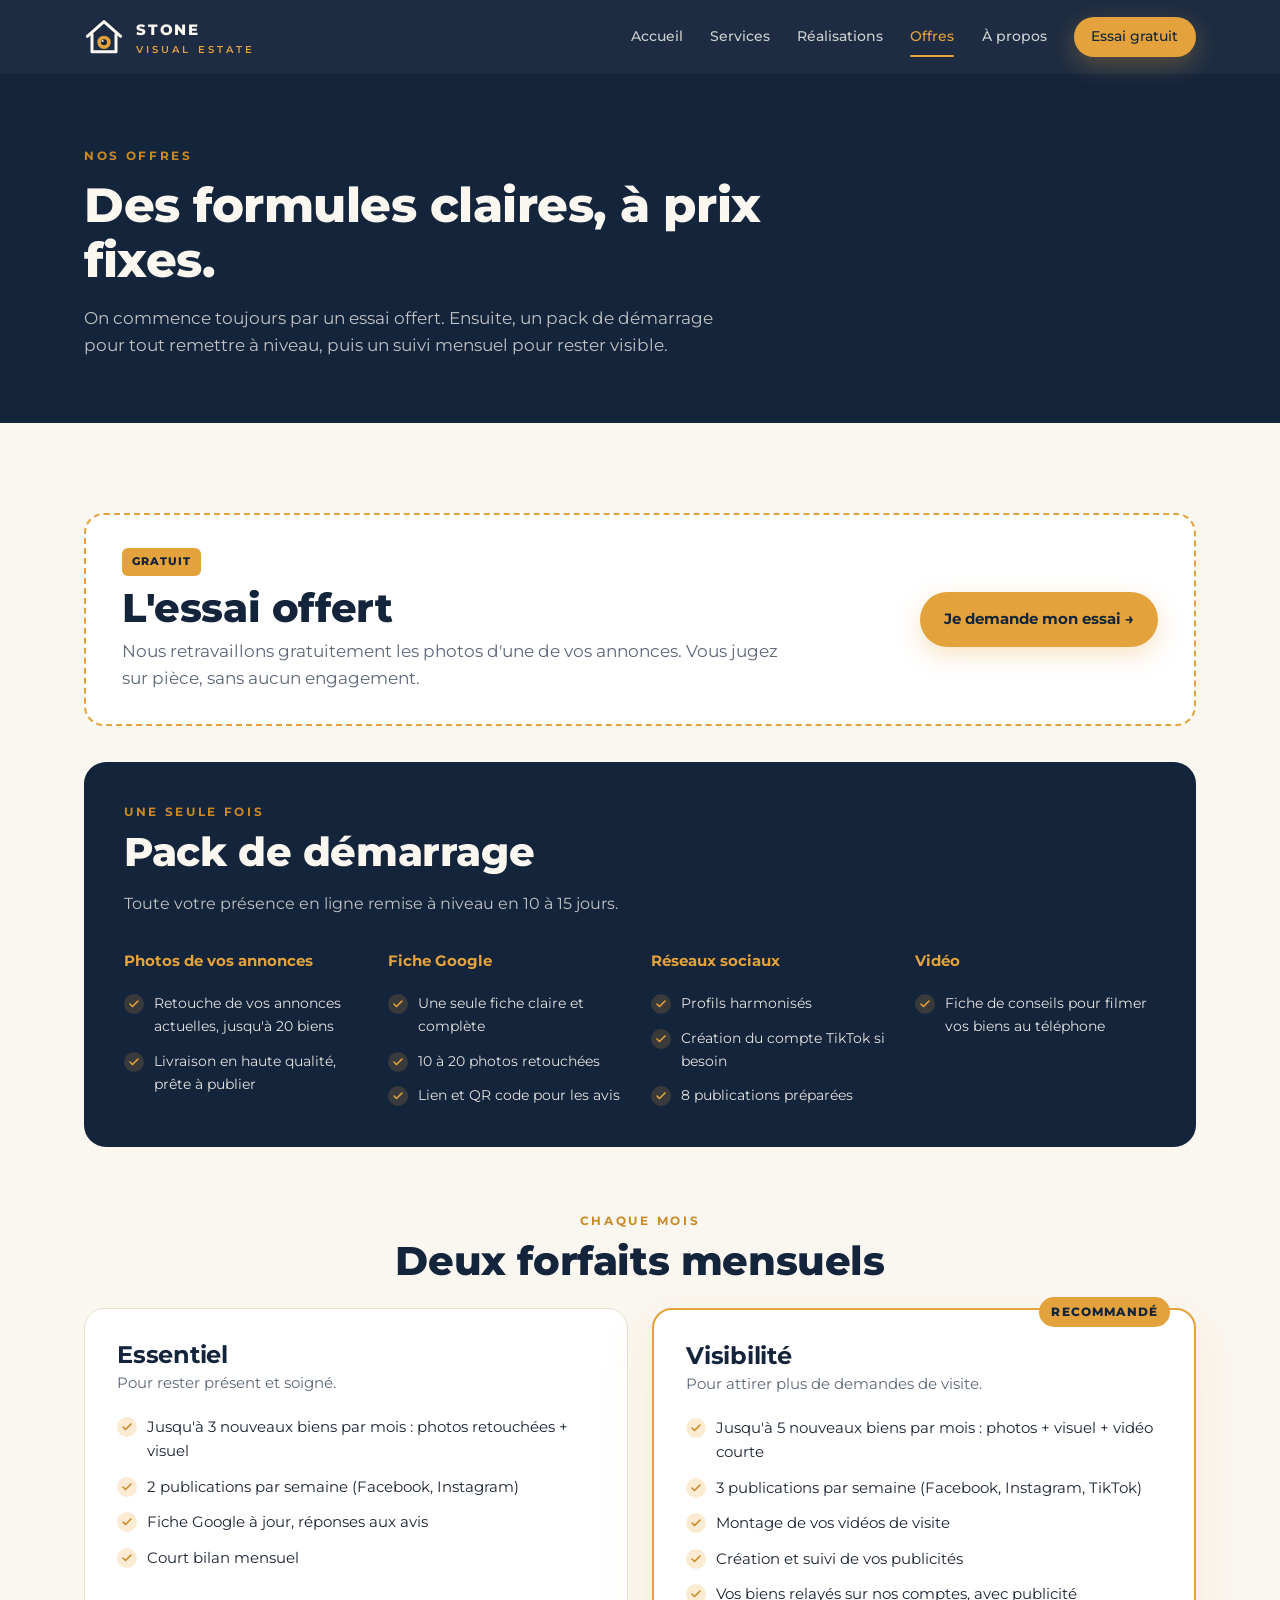
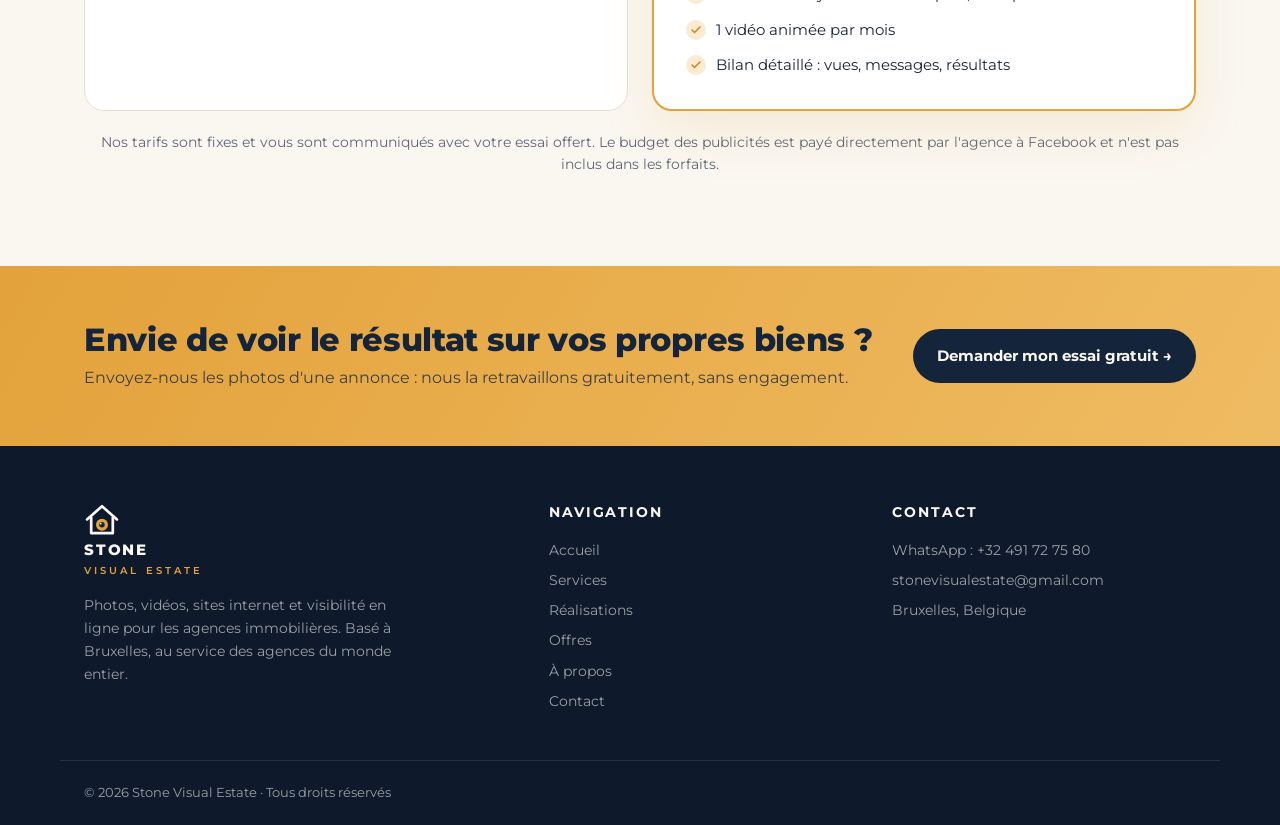
<file: offres.html>
<!DOCTYPE html>
<html lang="fr">
<head>
<meta charset="utf-8">
<meta name="viewport" content="width=device-width, initial-scale=1">
<title>Nos offres – Stone Visual Estate</title>
<meta name="description" content="Essai offert, pack de démarrage et forfaits mensuels Essentiel et Visibilité pour agences immobilières.">
<link rel="icon" href="img/logo.svg" type="image/svg+xml">
<link rel="preconnect" href="https://fonts.googleapis.com">
<link rel="preconnect" href="https://fonts.gstatic.com" crossorigin>
<link href="https://fonts.googleapis.com/css2?family=Montserrat:wght@400;500;600;700;800&display=swap" rel="stylesheet">
<link rel="stylesheet" href="style.css">
<script>document.documentElement.classList.add("js")</script>
</head>
<body>
<header class="site-header">
  <div class="wrap nav">
    <a href="index.html" class="brand"><img src="img/logo.svg" alt="" width="40" height="40"><span><b>STONE</b><small>VISUAL ESTATE</small></span></a>
    <button class="burger" id="burger" aria-label="Ouvrir le menu" aria-expanded="false">☰</button>
    <nav class="links" id="links">
      <a href="index.html">Accueil</a>
<a href="services.html">Services</a>
<a href="realisations.html">Réalisations</a>
<a href="offres.html" class="active" aria-current="page">Offres</a>
<a href="a-propos.html">À propos</a>
      <a href="contact.html" class="btn btn-gold">Essai gratuit</a>
    </nav>
  </div>
</header>
<main>
<section class="page-hero"><div class="wrap">
  <div class="eyebrow">Nos offres</div><h1>Des formules claires, à prix fixes.</h1><p class="lead">On commence toujours par un essai offert. Ensuite, un pack de démarrage pour tout remettre à niveau, puis un suivi mensuel pour rester visible.</p>
</div></section><section><div class="wrap">
  <div class="offer-start reveal">
    <div><span class="free inline">Gratuit</span><h2>L'essai offert</h2><p class="lead">Nous retravaillons gratuitement les photos d'une de vos annonces. Vous jugez sur pièce, sans aucun engagement.</p></div>
    <a class="btn btn-gold" href="https://wa.me/32491727580?text=Bonjour%2C%20je%20souhaite%20b%C3%A9n%C3%A9ficier%20de%20l%27essai%20gratuit%20Stone%20Visual%20Estate." target="_blank" rel="noopener">Je demande mon essai →</a>
  </div>
  <div class="offer reveal">
    <div class="offer-head"><div class="eyebrow">Une seule fois</div><h2>Pack de démarrage</h2><p>Toute votre présence en ligne remise à niveau en 10 à 15 jours.</p></div>
    <div class="offer-cols">
      <div><h4>Photos de vos annonces</h4><ul class="checks"><li><span class="mini"><svg viewBox="0 0 24 24"><path d="M20 6L9 17l-5-5"/></svg></span>Retouche de vos annonces actuelles, jusqu'à 20 biens</li><li><span class="mini"><svg viewBox="0 0 24 24"><path d="M20 6L9 17l-5-5"/></svg></span>Livraison en haute qualité, prête à publier</li></ul></div>
      <div><h4>Fiche Google</h4><ul class="checks"><li><span class="mini"><svg viewBox="0 0 24 24"><path d="M20 6L9 17l-5-5"/></svg></span>Une seule fiche claire et complète</li><li><span class="mini"><svg viewBox="0 0 24 24"><path d="M20 6L9 17l-5-5"/></svg></span>10 à 20 photos retouchées</li><li><span class="mini"><svg viewBox="0 0 24 24"><path d="M20 6L9 17l-5-5"/></svg></span>Lien et QR code pour les avis</li></ul></div>
      <div><h4>Réseaux sociaux</h4><ul class="checks"><li><span class="mini"><svg viewBox="0 0 24 24"><path d="M20 6L9 17l-5-5"/></svg></span>Profils harmonisés</li><li><span class="mini"><svg viewBox="0 0 24 24"><path d="M20 6L9 17l-5-5"/></svg></span>Création du compte TikTok si besoin</li><li><span class="mini"><svg viewBox="0 0 24 24"><path d="M20 6L9 17l-5-5"/></svg></span>8 publications préparées</li></ul></div>
      <div><h4>Vidéo</h4><ul class="checks"><li><span class="mini"><svg viewBox="0 0 24 24"><path d="M20 6L9 17l-5-5"/></svg></span>Fiche de conseils pour filmer vos biens au téléphone</li></ul></div>
    </div>
  </div>
  <div class="reveal center" style="margin:4rem 0 1.5rem"><div class="eyebrow">Chaque mois</div><h2>Deux forfaits mensuels</h2></div>
  <div class="plans">
    <div class="plan reveal"><h3>Essentiel</h3><p class="plan-sub">Pour rester présent et soigné.</p>
      <ul class="checks"><li><span class="mini"><svg viewBox="0 0 24 24"><path d="M20 6L9 17l-5-5"/></svg></span>Jusqu'à 3 nouveaux biens par mois : photos retouchées + visuel</li><li><span class="mini"><svg viewBox="0 0 24 24"><path d="M20 6L9 17l-5-5"/></svg></span>2 publications par semaine (Facebook, Instagram)</li><li><span class="mini"><svg viewBox="0 0 24 24"><path d="M20 6L9 17l-5-5"/></svg></span>Fiche Google à jour, réponses aux avis</li><li><span class="mini"><svg viewBox="0 0 24 24"><path d="M20 6L9 17l-5-5"/></svg></span>Court bilan mensuel</li></ul></div>
    <div class="plan featured reveal"><span class="badge">Recommandé</span><h3>Visibilité</h3><p class="plan-sub">Pour attirer plus de demandes de visite.</p>
      <ul class="checks"><li><span class="mini"><svg viewBox="0 0 24 24"><path d="M20 6L9 17l-5-5"/></svg></span>Jusqu'à 5 nouveaux biens par mois : photos + visuel + vidéo courte</li><li><span class="mini"><svg viewBox="0 0 24 24"><path d="M20 6L9 17l-5-5"/></svg></span>3 publications par semaine (Facebook, Instagram, TikTok)</li><li><span class="mini"><svg viewBox="0 0 24 24"><path d="M20 6L9 17l-5-5"/></svg></span>Montage de vos vidéos de visite</li><li><span class="mini"><svg viewBox="0 0 24 24"><path d="M20 6L9 17l-5-5"/></svg></span>Création et suivi de vos publicités</li><li><span class="mini"><svg viewBox="0 0 24 24"><path d="M20 6L9 17l-5-5"/></svg></span>Vos biens relayés sur nos comptes, avec publicité</li><li><span class="mini"><svg viewBox="0 0 24 24"><path d="M20 6L9 17l-5-5"/></svg></span>1 vidéo animée par mois</li><li><span class="mini"><svg viewBox="0 0 24 24"><path d="M20 6L9 17l-5-5"/></svg></span>Bilan détaillé : vues, messages, résultats</li></ul></div>
  </div>
  <p class="note center reveal">Nos tarifs sont fixes et vous sont communiqués avec votre essai offert. Le budget des publicités est payé directement par l'agence à Facebook et n'est pas inclus dans les forfaits.</p>
</div></section>
</main>
<section class="cta-band">
  <div class="wrap cta-inner">
    <div><h2>Envie de voir le résultat sur vos propres biens ?</h2>
    <p>Envoyez-nous les photos d'une annonce : nous la retravaillons gratuitement, sans engagement.</p></div>
    <a class="btn btn-gold" href="https://wa.me/32491727580?text=Bonjour%2C%20je%20souhaite%20b%C3%A9n%C3%A9ficier%20de%20l%27essai%20gratuit%20Stone%20Visual%20Estate." target="_blank" rel="noopener">Demander mon essai gratuit →</a>
  </div>
</section>
<footer class="site-footer">
  <div class="wrap foot-grid">
    <div>
      <a href="index.html" class="brand"><img src="img/logo.svg" alt="" width="36" height="36"><span><b>STONE</b><small>VISUAL ESTATE</small></span></a>
      <p>Photos, vidéos, sites internet et visibilité en ligne pour les agences immobilières. Basé à Bruxelles, au service des agences du monde entier.</p>
    </div>
    <div><h4>Navigation</h4><a href="index.html">Accueil</a><a href="services.html">Services</a><a href="realisations.html">Réalisations</a><a href="offres.html">Offres</a><a href="a-propos.html">À propos</a><a href="contact.html">Contact</a></div>
    <div><h4>Contact</h4>
      <a href="https://wa.me/32491727580" target="_blank" rel="noopener">WhatsApp : +32 491 72 75 80</a>
      <a href="mailto:stonevisualestate@gmail.com">stonevisualestate@gmail.com</a>
      <span>Bruxelles, Belgique</span>
    </div>
  </div>
  <div class="wrap foot-bottom">© 2026 Stone Visual Estate · Tous droits réservés</div>
</footer>
<script src="main.js"></script>
</body>
</html>
</file>
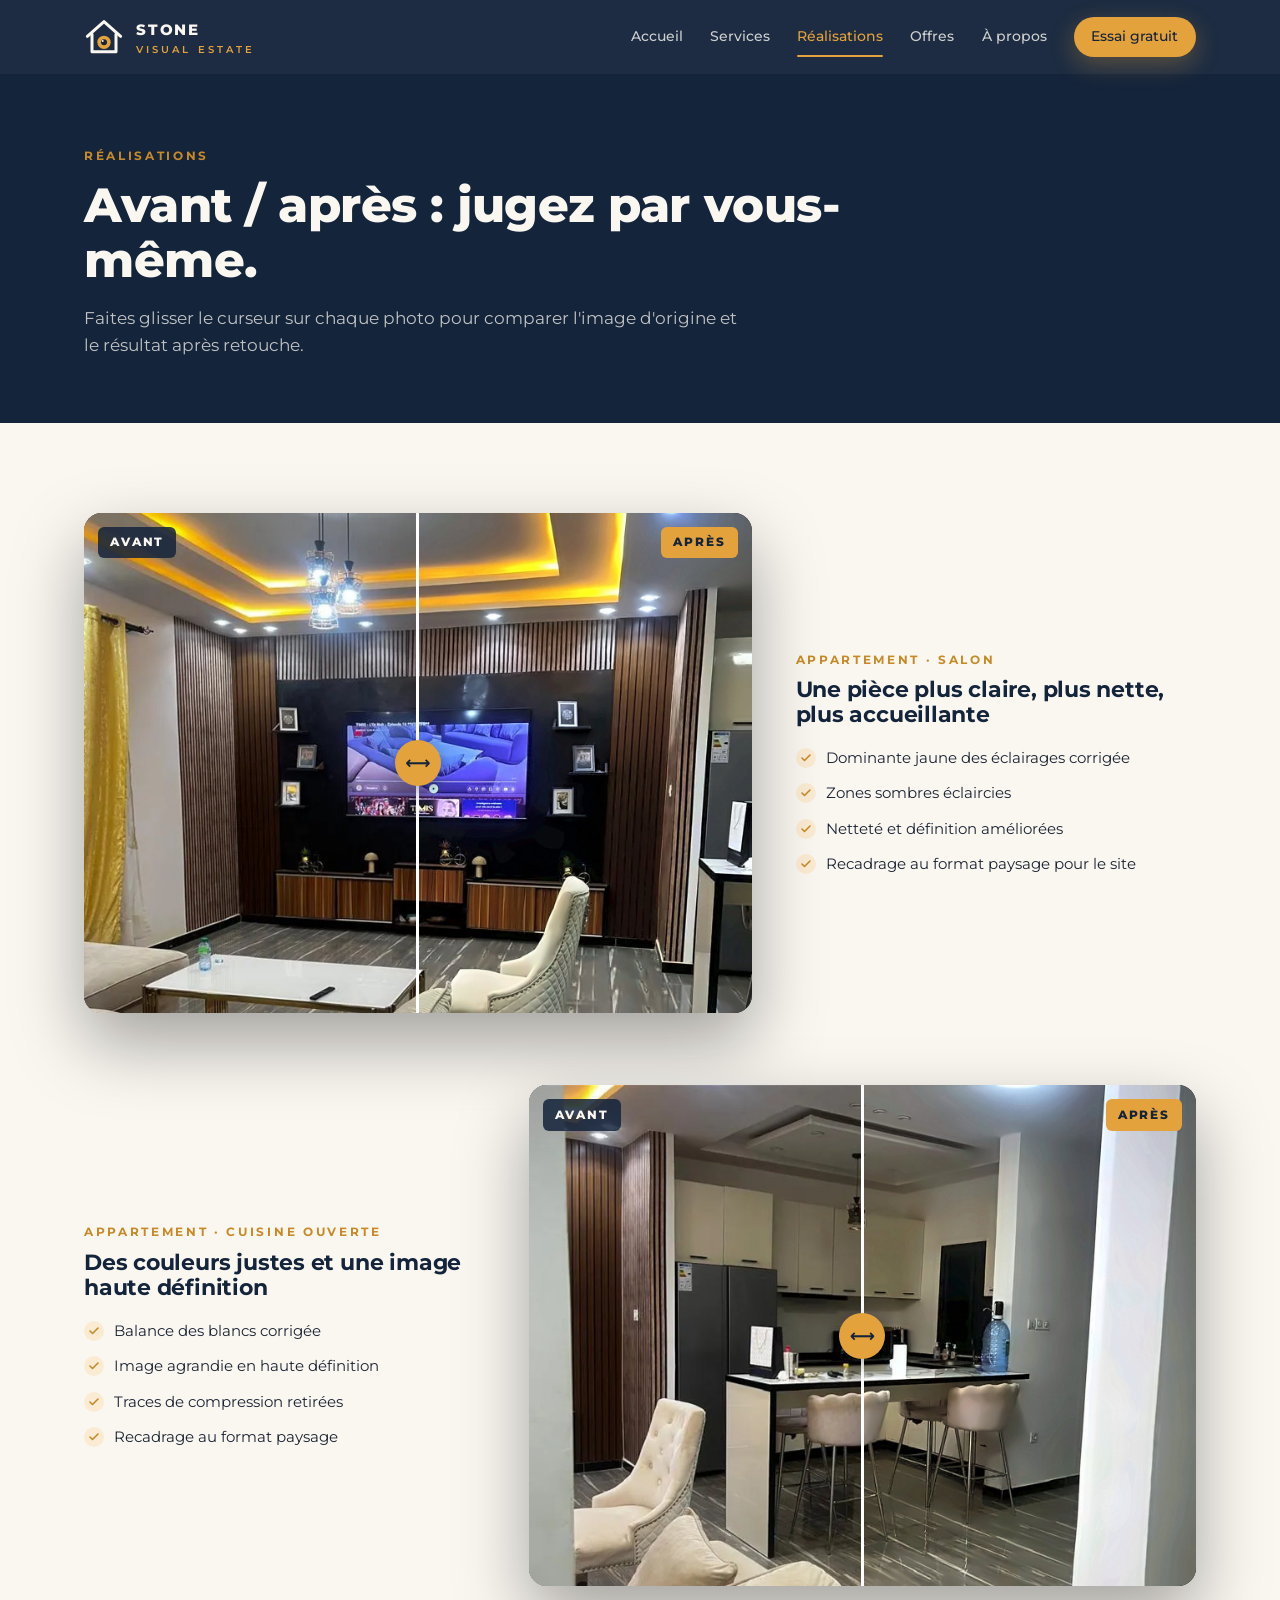
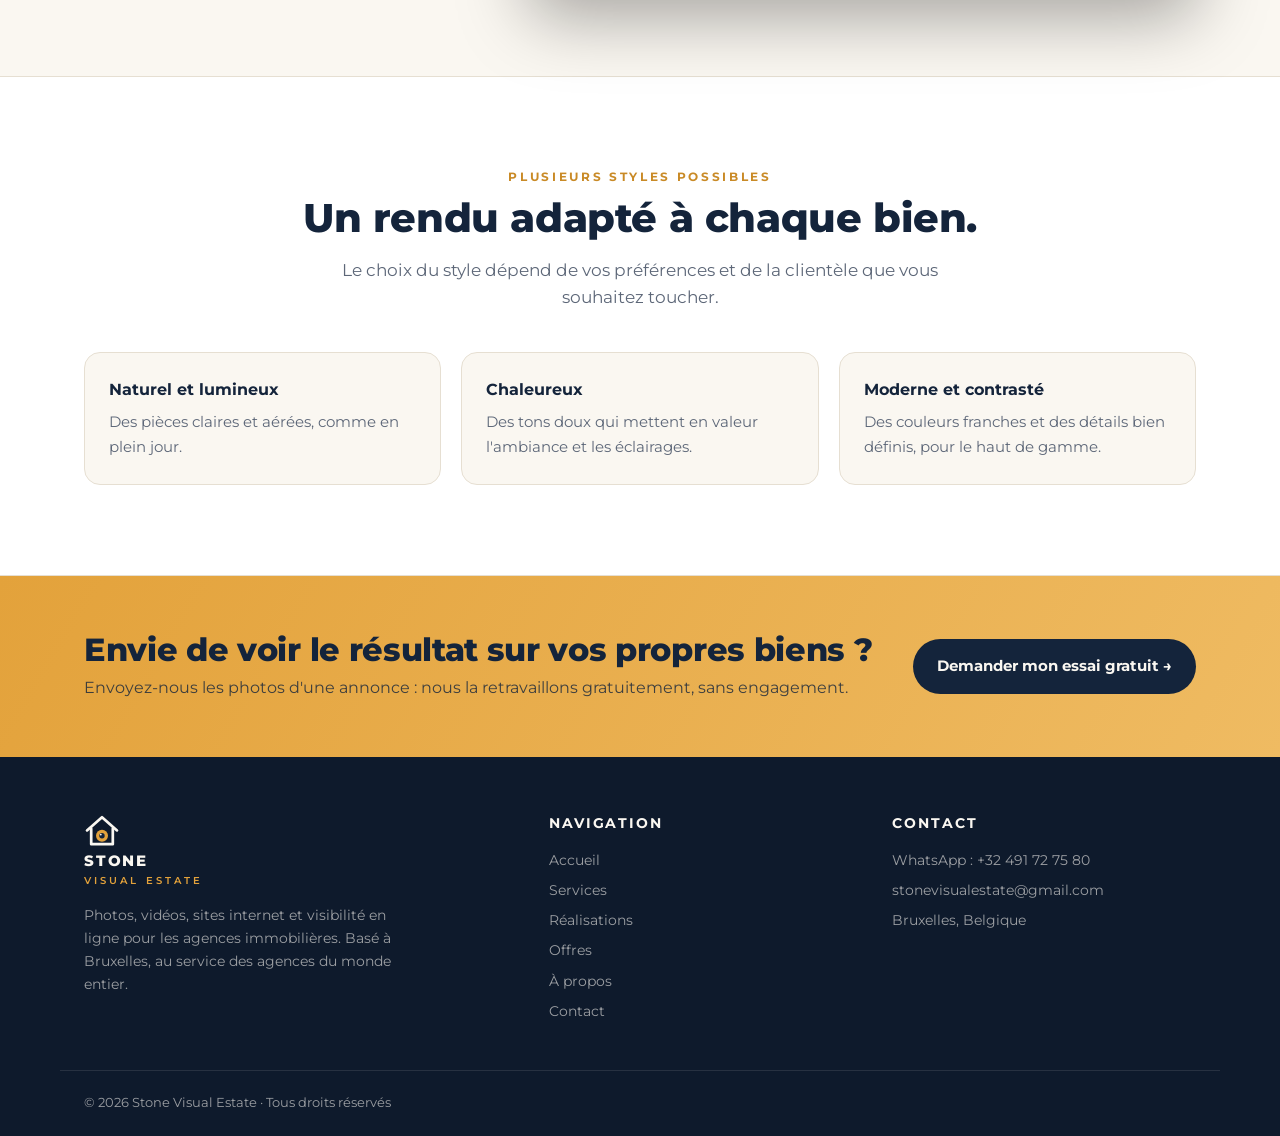
<file: realisations.html>
<!DOCTYPE html>
<html lang="fr">
<head>
<meta charset="utf-8">
<meta name="viewport" content="width=device-width, initial-scale=1">
<title>Réalisations – Stone Visual Estate</title>
<meta name="description" content="Exemples avant / après de photos immobilières retouchées par Stone Visual Estate.">
<link rel="icon" href="img/logo.svg" type="image/svg+xml">
<link rel="preconnect" href="https://fonts.googleapis.com">
<link rel="preconnect" href="https://fonts.gstatic.com" crossorigin>
<link href="https://fonts.googleapis.com/css2?family=Montserrat:wght@400;500;600;700;800&display=swap" rel="stylesheet">
<link rel="stylesheet" href="style.css">
<script>document.documentElement.classList.add("js")</script>
</head>
<body>
<header class="site-header">
  <div class="wrap nav">
    <a href="index.html" class="brand"><img src="img/logo.svg" alt="" width="40" height="40"><span><b>STONE</b><small>VISUAL ESTATE</small></span></a>
    <button class="burger" id="burger" aria-label="Ouvrir le menu" aria-expanded="false">☰</button>
    <nav class="links" id="links">
      <a href="index.html">Accueil</a>
<a href="services.html">Services</a>
<a href="realisations.html" class="active" aria-current="page">Réalisations</a>
<a href="offres.html">Offres</a>
<a href="a-propos.html">À propos</a>
      <a href="contact.html" class="btn btn-gold">Essai gratuit</a>
    </nav>
  </div>
</header>
<main>
<section class="page-hero"><div class="wrap">
  <div class="eyebrow">Réalisations</div><h1>Avant / après : jugez par vous-même.</h1><p class="lead">Faites glisser le curseur sur chaque photo pour comparer l'image d'origine et le résultat après retouche.</p>
</div></section><section><div class="wrap">
  <div class="case reveal">
    <div class="ba-slider" style="--pos:50%">
  <img class="ba-after" src="img/apres-salon.jpg" alt="Salon d'un appartement – après retouche" loading="lazy">
  <img class="ba-before" src="img/avant-salon.jpg" alt="Salon d'un appartement – avant retouche" loading="lazy">
  <span class="ba-tag ba-tag-before">Avant</span><span class="ba-tag ba-tag-after">Après</span>
  <div class="ba-handle" aria-hidden="true"><span>⟷</span></div>
  <input class="ba-range" type="range" min="0" max="100" value="50" aria-label="Comparer avant et après : Salon d'un appartement">
</div>
    <div class="case-text"><div class="eyebrow">Appartement · Salon</div><h3>Une pièce plus claire, plus nette, plus accueillante</h3>
      <ul class="checks">
        <li><span class="mini"><svg viewBox="0 0 24 24"><path d="M20 6L9 17l-5-5"/></svg></span>Dominante jaune des éclairages corrigée</li>
        <li><span class="mini"><svg viewBox="0 0 24 24"><path d="M20 6L9 17l-5-5"/></svg></span>Zones sombres éclaircies</li>
        <li><span class="mini"><svg viewBox="0 0 24 24"><path d="M20 6L9 17l-5-5"/></svg></span>Netteté et définition améliorées</li>
        <li><span class="mini"><svg viewBox="0 0 24 24"><path d="M20 6L9 17l-5-5"/></svg></span>Recadrage au format paysage pour le site</li>
      </ul></div>
  </div>
  <div class="case reverse reveal">
    <div class="ba-slider" style="--pos:50%">
  <img class="ba-after" src="img/apres-sejour.jpg" alt="Cuisine ouverte sur le séjour – après retouche" loading="lazy">
  <img class="ba-before" src="img/avant-sejour.jpg" alt="Cuisine ouverte sur le séjour – avant retouche" loading="lazy">
  <span class="ba-tag ba-tag-before">Avant</span><span class="ba-tag ba-tag-after">Après</span>
  <div class="ba-handle" aria-hidden="true"><span>⟷</span></div>
  <input class="ba-range" type="range" min="0" max="100" value="50" aria-label="Comparer avant et après : Cuisine ouverte sur le séjour">
</div>
    <div class="case-text"><div class="eyebrow">Appartement · Cuisine ouverte</div><h3>Des couleurs justes et une image haute définition</h3>
      <ul class="checks">
        <li><span class="mini"><svg viewBox="0 0 24 24"><path d="M20 6L9 17l-5-5"/></svg></span>Balance des blancs corrigée</li>
        <li><span class="mini"><svg viewBox="0 0 24 24"><path d="M20 6L9 17l-5-5"/></svg></span>Image agrandie en haute définition</li>
        <li><span class="mini"><svg viewBox="0 0 24 24"><path d="M20 6L9 17l-5-5"/></svg></span>Traces de compression retirées</li>
        <li><span class="mini"><svg viewBox="0 0 24 24"><path d="M20 6L9 17l-5-5"/></svg></span>Recadrage au format paysage</li>
      </ul></div>
  </div>
</div></section>
<section class="alt"><div class="wrap">
  <div class="reveal center"><div class="eyebrow">Plusieurs styles possibles</div><h2>Un rendu adapté à chaque bien.</h2>
  <p class="lead" style="margin:0 auto">Le choix du style dépend de vos préférences et de la clientèle que vous souhaitez toucher.</p></div>
  <div class="grid3">
    <div class="style-card reveal"><b>Naturel et lumineux</b><span>Des pièces claires et aérées, comme en plein jour.</span></div>
    <div class="style-card reveal"><b>Chaleureux</b><span>Des tons doux qui mettent en valeur l'ambiance et les éclairages.</span></div>
    <div class="style-card reveal"><b>Moderne et contrasté</b><span>Des couleurs franches et des détails bien définis, pour le haut de gamme.</span></div>
  </div>
</div></section>
</main>
<section class="cta-band">
  <div class="wrap cta-inner">
    <div><h2>Envie de voir le résultat sur vos propres biens ?</h2>
    <p>Envoyez-nous les photos d'une annonce : nous la retravaillons gratuitement, sans engagement.</p></div>
    <a class="btn btn-gold" href="https://wa.me/32491727580?text=Bonjour%2C%20je%20souhaite%20b%C3%A9n%C3%A9ficier%20de%20l%27essai%20gratuit%20Stone%20Visual%20Estate." target="_blank" rel="noopener">Demander mon essai gratuit →</a>
  </div>
</section>
<footer class="site-footer">
  <div class="wrap foot-grid">
    <div>
      <a href="index.html" class="brand"><img src="img/logo.svg" alt="" width="36" height="36"><span><b>STONE</b><small>VISUAL ESTATE</small></span></a>
      <p>Photos, vidéos, sites internet et visibilité en ligne pour les agences immobilières. Basé à Bruxelles, au service des agences du monde entier.</p>
    </div>
    <div><h4>Navigation</h4><a href="index.html">Accueil</a><a href="services.html">Services</a><a href="realisations.html">Réalisations</a><a href="offres.html">Offres</a><a href="a-propos.html">À propos</a><a href="contact.html">Contact</a></div>
    <div><h4>Contact</h4>
      <a href="https://wa.me/32491727580" target="_blank" rel="noopener">WhatsApp : +32 491 72 75 80</a>
      <a href="mailto:stonevisualestate@gmail.com">stonevisualestate@gmail.com</a>
      <span>Bruxelles, Belgique</span>
    </div>
  </div>
  <div class="wrap foot-bottom">© 2026 Stone Visual Estate · Tous droits réservés</div>
</footer>
<script src="main.js"></script>
</body>
</html>
</file>
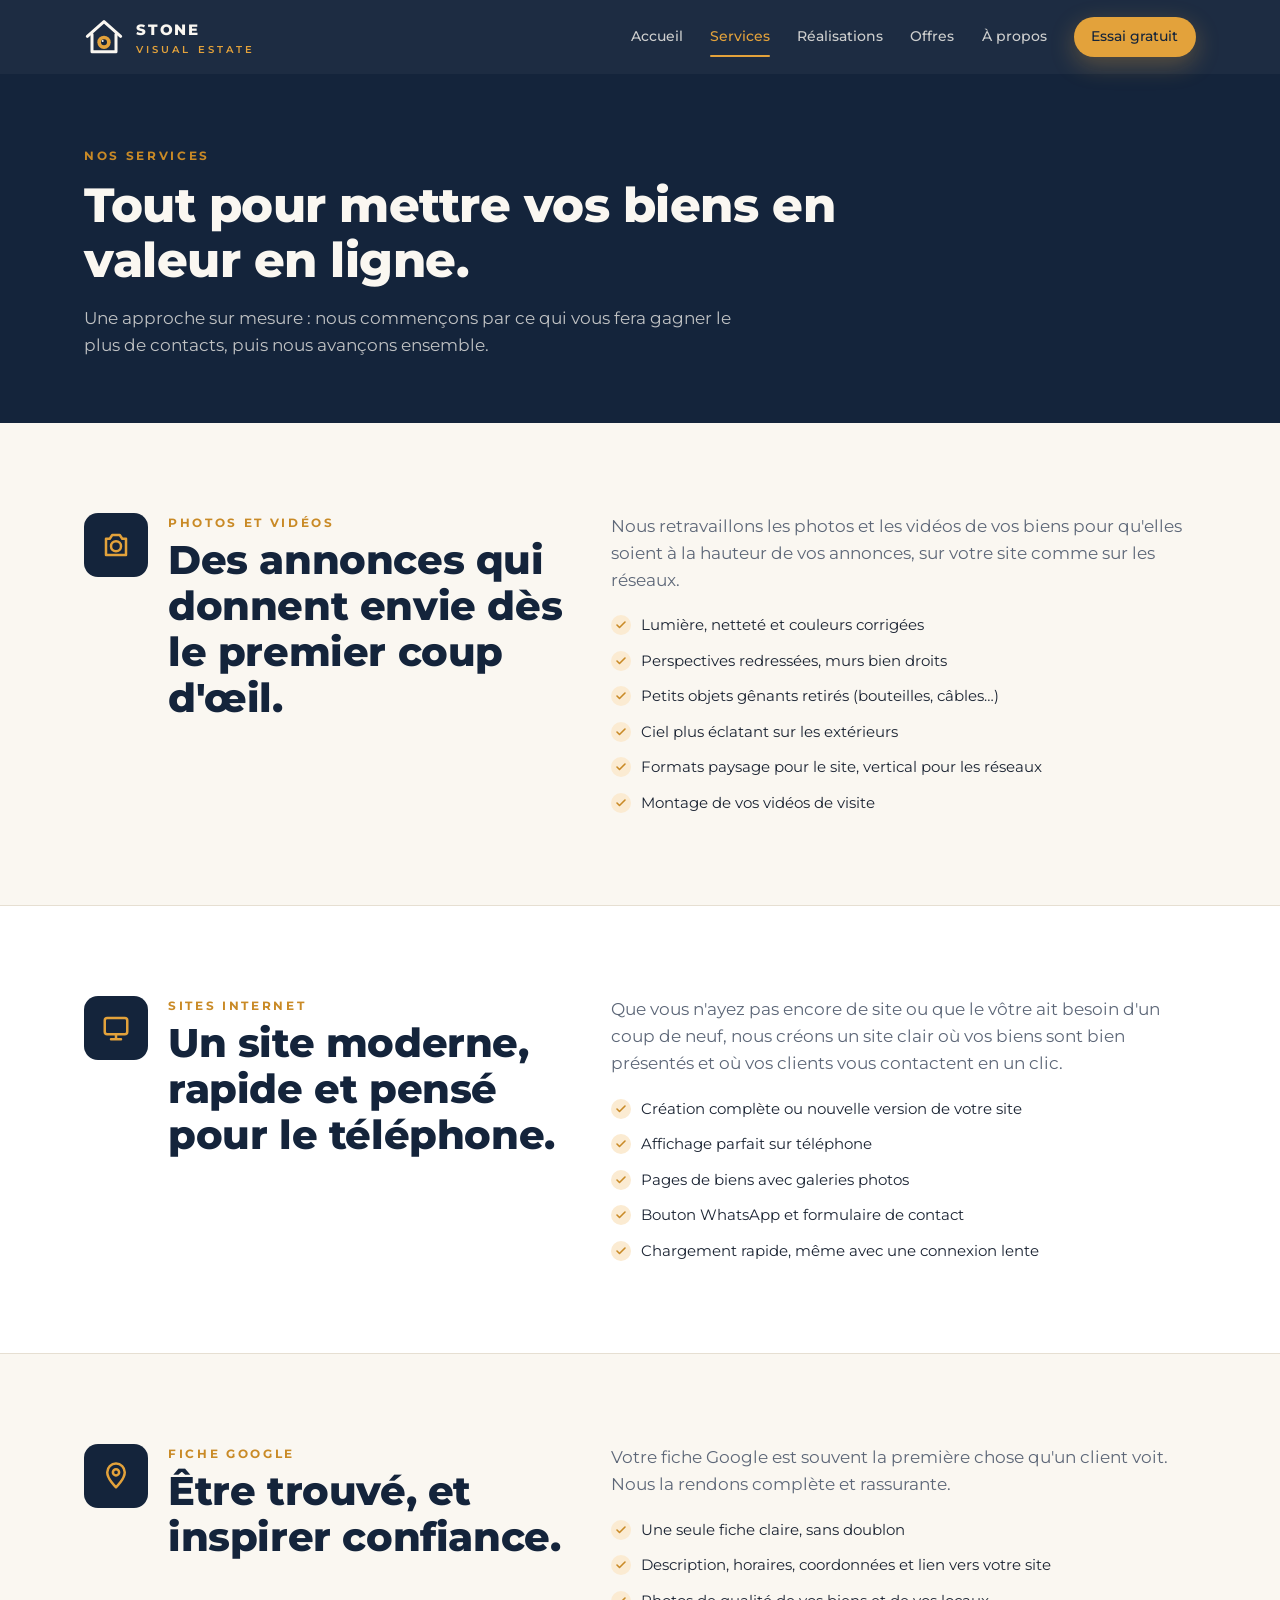
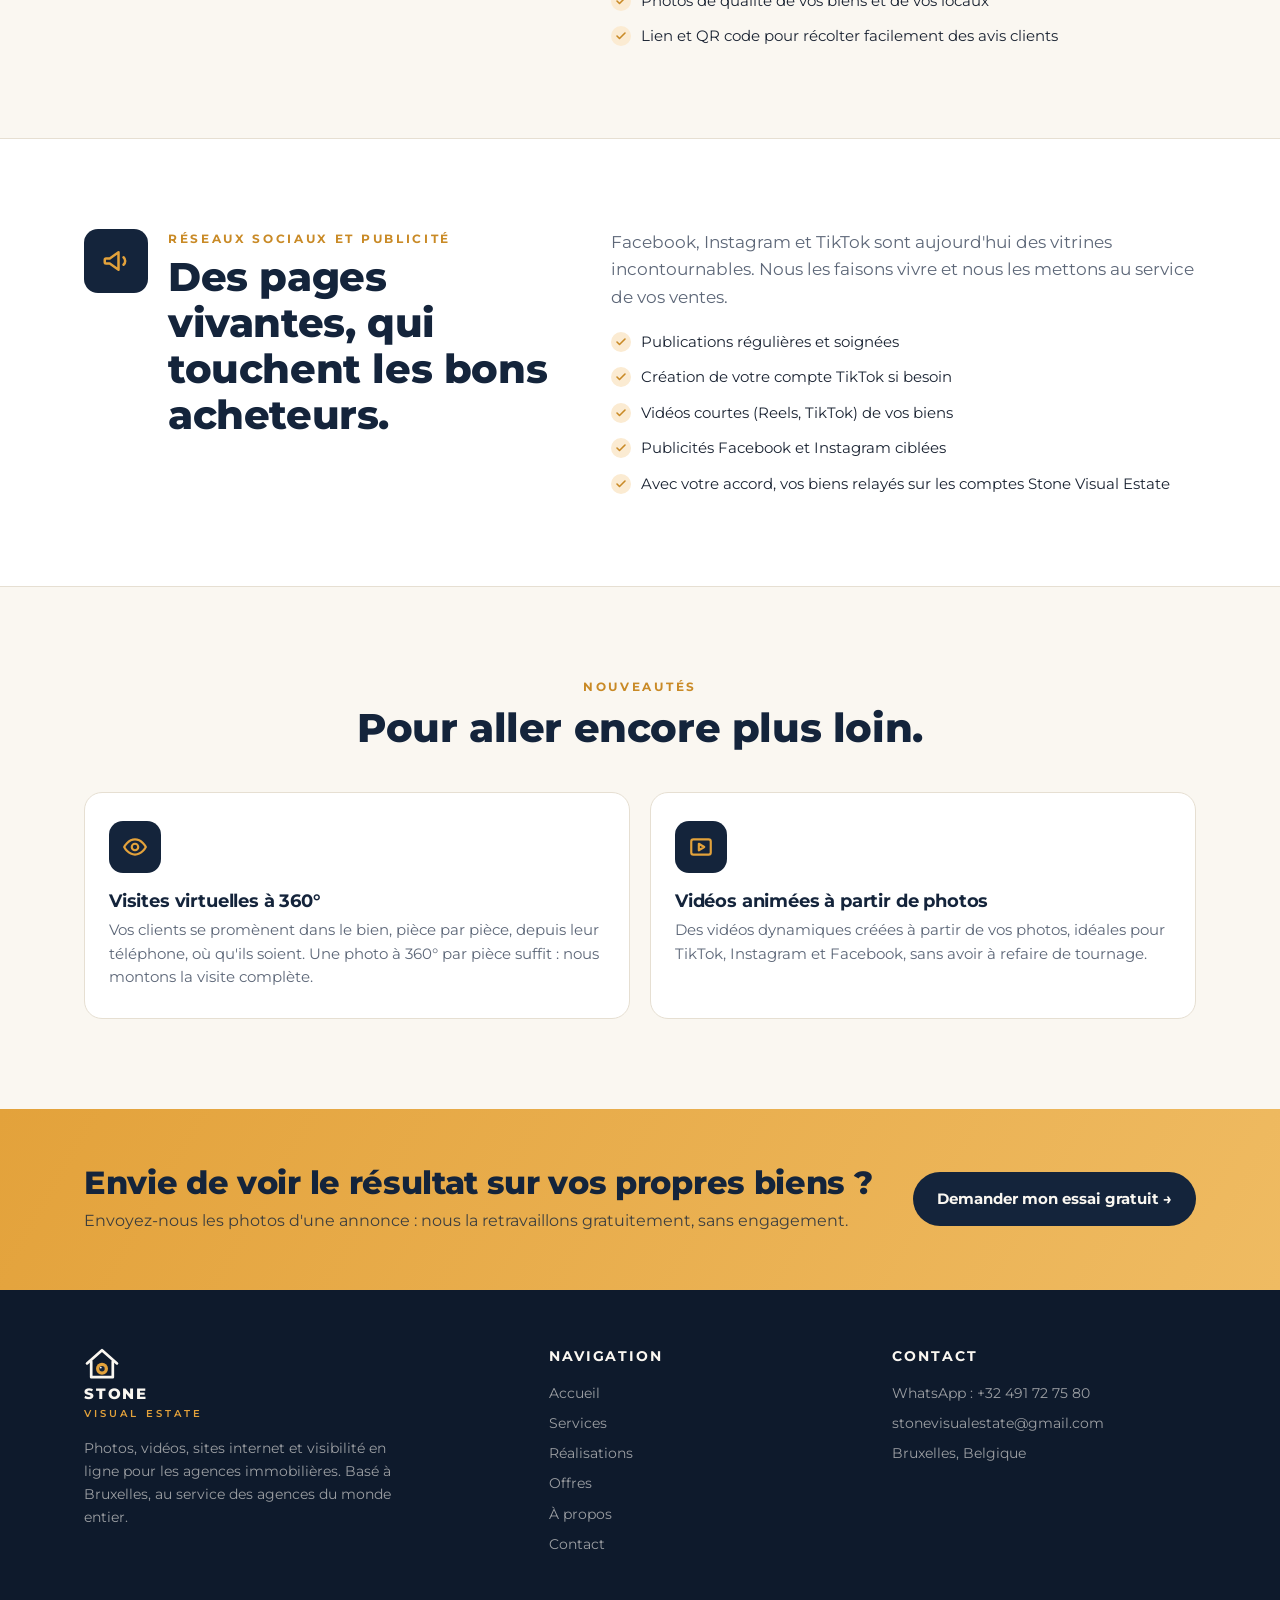
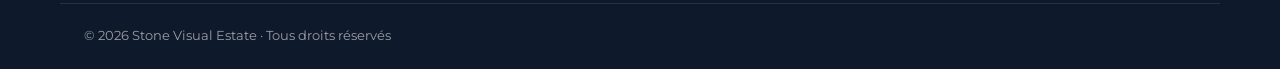
<file: services.html>
<!DOCTYPE html>
<html lang="fr">
<head>
<meta charset="utf-8">
<meta name="viewport" content="width=device-width, initial-scale=1">
<title>Nos services – Stone Visual Estate</title>
<meta name="description" content="Retouche photo et vidéo, sites internet, fiche Google, réseaux sociaux et publicité pour agences immobilières.">
<link rel="icon" href="img/logo.svg" type="image/svg+xml">
<link rel="preconnect" href="https://fonts.googleapis.com">
<link rel="preconnect" href="https://fonts.gstatic.com" crossorigin>
<link href="https://fonts.googleapis.com/css2?family=Montserrat:wght@400;500;600;700;800&display=swap" rel="stylesheet">
<link rel="stylesheet" href="style.css">
<script>document.documentElement.classList.add("js")</script>
</head>
<body>
<header class="site-header">
  <div class="wrap nav">
    <a href="index.html" class="brand"><img src="img/logo.svg" alt="" width="40" height="40"><span><b>STONE</b><small>VISUAL ESTATE</small></span></a>
    <button class="burger" id="burger" aria-label="Ouvrir le menu" aria-expanded="false">☰</button>
    <nav class="links" id="links">
      <a href="index.html">Accueil</a>
<a href="services.html" class="active" aria-current="page">Services</a>
<a href="realisations.html">Réalisations</a>
<a href="offres.html">Offres</a>
<a href="a-propos.html">À propos</a>
      <a href="contact.html" class="btn btn-gold">Essai gratuit</a>
    </nav>
  </div>
</header>
<main>
<section class="page-hero"><div class="wrap">
  <div class="eyebrow">Nos services</div><h1>Tout pour mettre vos biens en valeur en ligne.</h1><p class="lead">Une approche sur mesure : nous commençons par ce qui vous fera gagner le plus de contacts, puis nous avançons ensemble.</p>
</div></section><section id="photos"><div class="wrap service reveal">
  <div class="service-head"><span class="ico big"><svg viewBox="0 0 24 24"><path d="M4 7h3l2-3h6l2 3h3v13H4z"/><circle cx="12" cy="13" r="4"/></svg></span><div><div class="eyebrow">Photos et vidéos</div><h2>Des annonces qui donnent envie dès le premier coup d'œil.</h2></div></div>
  <div class="service-body"><p class="lead">Nous retravaillons les photos et les vidéos de vos biens pour qu'elles soient à la hauteur de vos annonces, sur votre site comme sur les réseaux.</p><ul class="checks"><li><span class="mini"><svg viewBox="0 0 24 24"><path d="M20 6L9 17l-5-5"/></svg></span>Lumière, netteté et couleurs corrigées</li><li><span class="mini"><svg viewBox="0 0 24 24"><path d="M20 6L9 17l-5-5"/></svg></span>Perspectives redressées, murs bien droits</li><li><span class="mini"><svg viewBox="0 0 24 24"><path d="M20 6L9 17l-5-5"/></svg></span>Petits objets gênants retirés (bouteilles, câbles…)</li><li><span class="mini"><svg viewBox="0 0 24 24"><path d="M20 6L9 17l-5-5"/></svg></span>Ciel plus éclatant sur les extérieurs</li><li><span class="mini"><svg viewBox="0 0 24 24"><path d="M20 6L9 17l-5-5"/></svg></span>Formats paysage pour le site, vertical pour les réseaux</li><li><span class="mini"><svg viewBox="0 0 24 24"><path d="M20 6L9 17l-5-5"/></svg></span>Montage de vos vidéos de visite</li></ul></div>
</div></section><section id="sites" class="alt"><div class="wrap service reveal">
  <div class="service-head"><span class="ico big"><svg viewBox="0 0 24 24"><rect x="3" y="4" width="18" height="13" rx="2"/><path d="M8 21h8M12 17v4"/></svg></span><div><div class="eyebrow">Sites internet</div><h2>Un site moderne, rapide et pensé pour le téléphone.</h2></div></div>
  <div class="service-body"><p class="lead">Que vous n'ayez pas encore de site ou que le vôtre ait besoin d'un coup de neuf, nous créons un site clair où vos biens sont bien présentés et où vos clients vous contactent en un clic.</p><ul class="checks"><li><span class="mini"><svg viewBox="0 0 24 24"><path d="M20 6L9 17l-5-5"/></svg></span>Création complète ou nouvelle version de votre site</li><li><span class="mini"><svg viewBox="0 0 24 24"><path d="M20 6L9 17l-5-5"/></svg></span>Affichage parfait sur téléphone</li><li><span class="mini"><svg viewBox="0 0 24 24"><path d="M20 6L9 17l-5-5"/></svg></span>Pages de biens avec galeries photos</li><li><span class="mini"><svg viewBox="0 0 24 24"><path d="M20 6L9 17l-5-5"/></svg></span>Bouton WhatsApp et formulaire de contact</li><li><span class="mini"><svg viewBox="0 0 24 24"><path d="M20 6L9 17l-5-5"/></svg></span>Chargement rapide, même avec une connexion lente</li></ul></div>
</div></section><section id="google"><div class="wrap service reveal">
  <div class="service-head"><span class="ico big"><svg viewBox="0 0 24 24"><path d="M12 21s-7-6.5-7-12a7 7 0 0 1 14 0c0 5.5-7 12-7 12z"/><circle cx="12" cy="9" r="2.5"/></svg></span><div><div class="eyebrow">Fiche Google</div><h2>Être trouvé, et inspirer confiance.</h2></div></div>
  <div class="service-body"><p class="lead">Votre fiche Google est souvent la première chose qu'un client voit. Nous la rendons complète et rassurante.</p><ul class="checks"><li><span class="mini"><svg viewBox="0 0 24 24"><path d="M20 6L9 17l-5-5"/></svg></span>Une seule fiche claire, sans doublon</li><li><span class="mini"><svg viewBox="0 0 24 24"><path d="M20 6L9 17l-5-5"/></svg></span>Description, horaires, coordonnées et lien vers votre site</li><li><span class="mini"><svg viewBox="0 0 24 24"><path d="M20 6L9 17l-5-5"/></svg></span>Photos de qualité de vos biens et de vos locaux</li><li><span class="mini"><svg viewBox="0 0 24 24"><path d="M20 6L9 17l-5-5"/></svg></span>Lien et QR code pour récolter facilement des avis clients</li></ul></div>
</div></section><section id="reseaux" class="alt"><div class="wrap service reveal">
  <div class="service-head"><span class="ico big"><svg viewBox="0 0 24 24"><path d="M3 11v2a1 1 0 0 0 1 1h3l7 5V5L7 10H4a1 1 0 0 0-1 1z"/><path d="M18 9a4 4 0 0 1 0 6"/></svg></span><div><div class="eyebrow">Réseaux sociaux et publicité</div><h2>Des pages vivantes, qui touchent les bons acheteurs.</h2></div></div>
  <div class="service-body"><p class="lead">Facebook, Instagram et TikTok sont aujourd'hui des vitrines incontournables. Nous les faisons vivre et nous les mettons au service de vos ventes.</p><ul class="checks"><li><span class="mini"><svg viewBox="0 0 24 24"><path d="M20 6L9 17l-5-5"/></svg></span>Publications régulières et soignées</li><li><span class="mini"><svg viewBox="0 0 24 24"><path d="M20 6L9 17l-5-5"/></svg></span>Création de votre compte TikTok si besoin</li><li><span class="mini"><svg viewBox="0 0 24 24"><path d="M20 6L9 17l-5-5"/></svg></span>Vidéos courtes (Reels, TikTok) de vos biens</li><li><span class="mini"><svg viewBox="0 0 24 24"><path d="M20 6L9 17l-5-5"/></svg></span>Publicités Facebook et Instagram ciblées</li><li><span class="mini"><svg viewBox="0 0 24 24"><path d="M20 6L9 17l-5-5"/></svg></span>Avec votre accord, vos biens relayés sur les comptes Stone Visual Estate</li></ul></div>
</div></section><section><div class="wrap">
  <div class="reveal center"><div class="eyebrow">Nouveautés</div><h2>Pour aller encore plus loin.</h2></div>
  <div class="grid2">
    <div class="card static reveal"><span class="ico"><svg viewBox="0 0 24 24"><path d="M2 12s3.5-7 10-7 10 7 10 7-3.5 7-10 7S2 12 2 12z"/><circle cx="12" cy="12" r="3"/></svg></span><h3>Visites virtuelles à 360°</h3><p>Vos clients se promènent dans le bien, pièce par pièce, depuis leur téléphone, où qu'ils soient. Une photo à 360° par pièce suffit : nous montons la visite complète.</p></div>
    <div class="card static reveal"><span class="ico"><svg viewBox="0 0 24 24"><rect x="3" y="5" width="18" height="14" rx="2"/><path d="M10 9l5 3-5 3z"/></svg></span><h3>Vidéos animées à partir de photos</h3><p>Des vidéos dynamiques créées à partir de vos photos, idéales pour TikTok, Instagram et Facebook, sans avoir à refaire de tournage.</p></div>
  </div>
</div></section>
</main>
<section class="cta-band">
  <div class="wrap cta-inner">
    <div><h2>Envie de voir le résultat sur vos propres biens ?</h2>
    <p>Envoyez-nous les photos d'une annonce : nous la retravaillons gratuitement, sans engagement.</p></div>
    <a class="btn btn-gold" href="https://wa.me/32491727580?text=Bonjour%2C%20je%20souhaite%20b%C3%A9n%C3%A9ficier%20de%20l%27essai%20gratuit%20Stone%20Visual%20Estate." target="_blank" rel="noopener">Demander mon essai gratuit →</a>
  </div>
</section>
<footer class="site-footer">
  <div class="wrap foot-grid">
    <div>
      <a href="index.html" class="brand"><img src="img/logo.svg" alt="" width="36" height="36"><span><b>STONE</b><small>VISUAL ESTATE</small></span></a>
      <p>Photos, vidéos, sites internet et visibilité en ligne pour les agences immobilières. Basé à Bruxelles, au service des agences du monde entier.</p>
    </div>
    <div><h4>Navigation</h4><a href="index.html">Accueil</a><a href="services.html">Services</a><a href="realisations.html">Réalisations</a><a href="offres.html">Offres</a><a href="a-propos.html">À propos</a><a href="contact.html">Contact</a></div>
    <div><h4>Contact</h4>
      <a href="https://wa.me/32491727580" target="_blank" rel="noopener">WhatsApp : +32 491 72 75 80</a>
      <a href="mailto:stonevisualestate@gmail.com">stonevisualestate@gmail.com</a>
      <span>Bruxelles, Belgique</span>
    </div>
  </div>
  <div class="wrap foot-bottom">© 2026 Stone Visual Estate · Tous droits réservés</div>
</footer>
<script src="main.js"></script>
</body>
</html>
</file>
<file: style.css>
:root{--navy:#14243B;--navy2:#1C3150;--gold:#E3A23B;--gold2:#C98A26;--cream:#FAF7F1;--ink:#1B2433;--muted:#5D6778;--line:#E6DFD2}
*{box-sizing:border-box;margin:0;padding:0}
html{scroll-behavior:smooth}
body{font-family:Montserrat,system-ui,sans-serif;color:var(--ink);background:var(--cream);line-height:1.6;-webkit-font-smoothing:antialiased}
a{color:inherit;text-decoration:none}
img{display:block;max-width:100%}
.wrap{max-width:1160px;margin:0 auto;padding:0 24px}
.narrow{max-width:820px}
.center{text-align:center}
.eyebrow{font-size:.76rem;font-weight:700;letter-spacing:.22em;text-transform:uppercase;color:var(--gold2)}
h1,h2,h3{line-height:1.15;letter-spacing:-.01em}
h2{font-size:clamp(1.7rem,3.2vw,2.5rem);font-weight:800;color:var(--navy);margin:.5rem 0 1rem}
h3{color:var(--navy)}
.lead{font-size:1.06rem;color:var(--muted);max-width:660px}
.note{font-size:.88rem;color:var(--muted);margin-top:1.2rem}
section{padding:90px 0}
section.alt{background:#fff;border-top:1px solid var(--line);border-bottom:1px solid var(--line)}

.btn{display:inline-flex;align-items:center;gap:.6rem;padding:.95rem 1.5rem;border-radius:999px;font-weight:700;font-size:.95rem;border:0;cursor:pointer;font-family:inherit;transition:transform .15s,background .15s}
.btn:hover{transform:translateY(-2px)}
.btn-gold{background:var(--gold);color:var(--navy);box-shadow:0 8px 24px rgba(227,162,59,.3)}
.btn-gold:hover{background:#ecb050}
.btn-ghost{border:1.5px solid rgba(250,247,241,.5);color:var(--cream)}
.btn-navy{background:var(--navy);color:var(--cream)}

/* header */
.site-header{position:sticky;top:0;z-index:50;background:rgba(20,36,59,.96);backdrop-filter:blur(8px)}
.nav{display:flex;align-items:center;justify-content:space-between;height:74px}
.brand{display:flex;align-items:center;gap:.75rem;color:var(--cream)}
.brand b{font-weight:800;letter-spacing:.12em;font-size:.95rem}
.brand small{display:block;font-size:.6rem;letter-spacing:.32em;color:var(--gold);font-weight:600}
.links{display:flex;gap:1.7rem;align-items:center}
.links a{color:rgba(250,247,241,.8);font-size:.9rem;font-weight:500;position:relative}
.links a:not(.btn):hover,.links a.active:not(.btn){color:var(--gold)}
.links a.active:not(.btn)::after{content:"";position:absolute;left:0;right:0;bottom:-8px;height:2px;background:var(--gold);border-radius:2px}
.links .btn{padding:.6rem 1.1rem;font-size:.85rem;color:var(--navy)}
.burger{display:none;background:none;border:0;color:var(--cream);font-size:1.6rem;cursor:pointer}

/* hero */
.hero{background:radial-gradient(1100px 500px at 85% -10%,#26436d 0%,transparent 60%),var(--navy);color:var(--cream);padding:80px 0 96px}
.hero-grid{display:grid;grid-template-columns:1fr 1.05fr;gap:52px;align-items:center}
.hero h1{font-size:clamp(2.1rem,4.6vw,3.4rem);font-weight:800;margin:1rem 0 1.2rem;color:var(--cream)}
.hero h1 span{color:var(--gold)}
.hero p{color:rgba(250,247,241,.78);font-size:1.08rem;max-width:520px}
.cta{display:flex;gap:1rem;flex-wrap:wrap;margin-top:2rem}
.hero-points{list-style:none;display:flex;gap:1.4rem;flex-wrap:wrap;margin-top:1.8rem;font-size:.88rem;color:rgba(250,247,241,.85)}
.hero-points li{display:flex;align-items:center;gap:.45rem}
.slider-hint{text-align:center;font-size:.8rem;color:rgba(250,247,241,.6);margin-top:.8rem}
.page-hero{background:var(--navy);color:var(--cream);padding:72px 0 64px}
.page-hero h1{font-size:clamp(2rem,4vw,3rem);font-weight:800;margin:.8rem 0 1rem;max-width:820px}
.page-hero .lead{color:rgba(250,247,241,.75)}

/* icons */
.ico{width:52px;height:52px;border-radius:14px;background:var(--navy);display:grid;place-items:center;margin-bottom:1.1rem;flex:none}
.ico.big{width:64px;height:64px;margin:0}
.ico svg,.pi svg,.mini svg{fill:none;stroke-linecap:round;stroke-linejoin:round}
.ico svg{width:26px;height:26px;stroke:var(--gold);stroke-width:2}
.ico.big svg{width:30px;height:30px}
.pi{flex:none}.pi svg{width:28px;height:28px;stroke:var(--gold2);stroke-width:2.1}
.mini{display:inline-grid;place-items:center;width:20px;height:20px;border-radius:50%;background:#FBEBD2;flex:none}
.mini svg{width:12px;height:12px;stroke:var(--gold2);stroke-width:3.2}
.hero .mini{background:rgba(227,162,59,.18)}.hero .mini svg{stroke:var(--gold)}

/* before / after slider */
.ba-slider{--pos:50%;position:relative;border-radius:18px;overflow:hidden;aspect-ratio:4/3;box-shadow:0 30px 70px rgba(0,0,0,.35);background:#111;user-select:none;touch-action:pan-y}
.ba-slider img{position:absolute;inset:0;width:100%;height:100%;object-fit:cover}
.ba-before{clip-path:inset(0 calc(100% - var(--pos)) 0 0)}
.ba-handle{position:absolute;top:0;bottom:0;left:var(--pos);width:3px;margin-left:-1.5px;background:#fff;pointer-events:none}
.ba-handle span{position:absolute;top:50%;left:50%;transform:translate(-50%,-50%);width:46px;height:46px;border-radius:50%;background:var(--gold);color:var(--navy);display:grid;place-items:center;font-weight:800;font-size:1.1rem;box-shadow:0 6px 18px rgba(0,0,0,.35)}
.ba-range{position:absolute;inset:0;width:100%;height:100%;opacity:0;cursor:ew-resize;margin:0}
.ba-tag{position:absolute;top:14px;font-size:.72rem;font-weight:800;letter-spacing:.16em;text-transform:uppercase;padding:.4rem .75rem;border-radius:6px;pointer-events:none}
.ba-tag-before{left:14px;background:rgba(20,36,59,.85);color:var(--cream)}
.ba-tag-after{right:14px;background:var(--gold);color:var(--navy)}

/* blocks */
.two-col{display:grid;grid-template-columns:1fr 1fr;gap:56px;align-items:center}
.pains,.promises{display:grid;gap:14px}
.pain,.promise{display:flex;gap:14px;align-items:flex-start;background:#fff;border:1px solid var(--line);border-radius:14px;padding:18px 20px}
section.alt .promise{background:var(--cream)}
.pain .dot{flex:none;width:34px;height:34px;border-radius:10px;background:#FBEBD2;color:var(--gold2);display:grid;place-items:center;font-weight:800}
.pain b,.promise b{display:block;color:var(--navy)}
.pain span,.promise span{color:var(--muted);font-size:.92rem}
.grid4{display:grid;grid-template-columns:repeat(4,1fr);gap:20px;margin-top:2.6rem}
.grid3{display:grid;grid-template-columns:repeat(3,1fr);gap:20px;margin-top:2.6rem}
.grid2{display:grid;grid-template-columns:repeat(2,1fr);gap:20px;margin-top:2.6rem}
.card{display:block;background:var(--cream);border:1px solid var(--line);border-radius:18px;padding:28px 24px;transition:transform .2s,box-shadow .2s}
section:not(.alt) .card{background:#fff}
.card:not(.static):hover{transform:translateY(-4px);box-shadow:0 18px 40px rgba(20,36,59,.08)}
.card h3{font-size:1.1rem;margin-bottom:.5rem}
.card p{font-size:.92rem;color:var(--muted)}
.card .more{display:inline-block;margin-top:1rem;font-size:.85rem;font-weight:700;color:var(--gold2)}
.steps{display:grid;grid-template-columns:repeat(3,1fr);gap:22px;margin-top:2.6rem;counter-reset:s}
.step{background:var(--navy);color:var(--cream);border-radius:18px;padding:30px 26px;position:relative}
.step::before{counter-increment:s;content:"0" counter(s);font-size:2.5rem;font-weight:800;color:var(--gold);display:block;line-height:1;margin-bottom:1rem}
.step h3{color:var(--cream);font-size:1.12rem;margin-bottom:.5rem}
.step p{color:rgba(250,247,241,.72);font-size:.93rem}
.free{position:absolute;top:24px;right:22px;background:var(--gold);color:var(--navy);font-size:.7rem;font-weight:800;letter-spacing:.1em;text-transform:uppercase;padding:.3rem .6rem;border-radius:6px}
.free.inline{position:static;display:inline-block;margin-bottom:.4rem}

/* services */
.service{display:grid;grid-template-columns:.9fr 1.1fr;gap:48px;align-items:start}
.service-head{display:flex;gap:20px;align-items:flex-start}
.service-head h2{margin-top:.3rem}
.checks{list-style:none;display:grid;gap:.7rem;margin-top:1.2rem}
.checks li{display:flex;gap:.65rem;align-items:flex-start;color:var(--ink);font-size:.95rem}
.checks .mini{margin-top:2px}

/* réalisations */
.case{display:grid;grid-template-columns:1.25fr .75fr;gap:44px;align-items:center;margin-bottom:72px}
.case:last-child{margin-bottom:0}
.case.reverse{grid-template-columns:.75fr 1.25fr}
.case.reverse .ba-slider{order:2}
.case-text h3{font-size:1.35rem;margin:.5rem 0 .3rem}
.style-card{background:var(--cream);border:1px solid var(--line);border-radius:16px;padding:24px}
.style-card b{display:block;color:var(--navy);margin-bottom:.35rem}
.style-card span{color:var(--muted);font-size:.92rem}

/* offres */
.offer-start{display:flex;justify-content:space-between;align-items:center;gap:30px;background:#fff;border:2px dashed var(--gold);border-radius:20px;padding:32px 36px;margin-bottom:36px;flex-wrap:wrap}
.offer-start h2{margin:.2rem 0 .4rem}
.offer{background:var(--navy);color:var(--cream);border-radius:22px;padding:40px}
.offer h2{color:var(--cream)}
.offer-head p{color:rgba(250,247,241,.75)}
.offer-cols{display:grid;grid-template-columns:repeat(4,1fr);gap:22px;margin-top:2rem}
.offer h4{color:var(--gold);font-size:.95rem;margin-bottom:.2rem}
.offer .checks li{color:rgba(250,247,241,.9);font-size:.9rem}
.offer .mini{background:rgba(227,162,59,.18)}.offer .mini svg{stroke:var(--gold)}
.plans{display:grid;grid-template-columns:1fr 1fr;gap:24px}
.plan{background:#fff;border:1px solid var(--line);border-radius:20px;padding:32px;position:relative}
.plan.featured{border:2px solid var(--gold);box-shadow:0 20px 50px rgba(227,162,59,.15)}
.plan h3{font-size:1.5rem}
.plan-sub{color:var(--muted);font-size:.92rem;margin-top:.2rem}
.badge{position:absolute;top:-13px;right:24px;background:var(--gold);color:var(--navy);font-size:.72rem;font-weight:800;letter-spacing:.1em;text-transform:uppercase;padding:.35rem .75rem;border-radius:999px}

/* à propos */
.about-logo{background:var(--navy);border-radius:22px;aspect-ratio:1;display:grid;place-items:center;max-width:400px}
.about-logo img{width:46%}
.two-col p{color:var(--muted);margin-bottom:1rem}
.two-col p strong{color:var(--navy)}

/* contact */
.contact-grid{display:grid;grid-template-columns:.85fr 1.15fr;gap:40px;align-items:start}
.cc{display:flex;gap:16px;align-items:center;background:#fff;border:1px solid var(--line);border-radius:16px;padding:20px 22px;margin-bottom:14px;transition:border-color .2s}
a.cc:hover{border-color:var(--gold)}
.cc small{display:block;color:var(--gold2);font-weight:700;letter-spacing:.14em;text-transform:uppercase;font-size:.7rem}
.cc b{color:var(--navy);word-break:break-word}
.form{background:#fff;border:1px solid var(--line);border-radius:20px;padding:30px;display:grid;gap:14px}
.form h3{font-size:1.3rem}
.form label{display:grid;gap:6px;font-size:.88rem;font-weight:600;color:var(--navy)}
.form input:not([type=checkbox]),.form textarea{font:inherit;font-weight:400;padding:.75rem .9rem;border:1px solid var(--line);border-radius:10px;background:var(--cream);color:var(--ink)}
.form input:focus,.form textarea:focus{outline:2px solid var(--gold);border-color:transparent}
.form fieldset{border:0;display:grid;grid-template-columns:1fr 1fr;gap:8px}
.form legend{font-size:.88rem;font-weight:600;color:var(--navy);margin-bottom:6px}
.form .chk{display:flex;gap:8px;align-items:center;font-weight:500;color:var(--ink)}
.form .chk input{accent-color:var(--gold2);width:16px;height:16px}
.form .btn{justify-self:start}
.faq{background:var(--cream);border:1px solid var(--line);border-radius:14px;padding:18px 22px;margin-top:12px}
.faq summary{font-weight:700;color:var(--navy);cursor:pointer;list-style:none;display:flex;justify-content:space-between;gap:12px}
.faq summary::after{content:"+";color:var(--gold2);font-size:1.3rem;line-height:1}
.faq[open] summary::after{content:"–"}
.faq p{color:var(--muted);margin-top:.7rem;font-size:.95rem}

/* bande CTA + footer */
.cta-band{background:linear-gradient(120deg,var(--gold) 0%,#efbb62 100%);padding:56px 0}
.cta-inner{display:flex;justify-content:space-between;align-items:center;gap:28px;flex-wrap:wrap}
.cta-band h2{margin:0 0 .4rem;font-size:clamp(1.4rem,2.6vw,2rem)}
.cta-band p{color:var(--navy);opacity:.8}
.cta-band .btn{background:var(--navy);color:var(--cream);box-shadow:none}
.site-footer{background:#0E1A2C;color:rgba(250,247,241,.6);font-size:.9rem;padding:56px 0 0}
.foot-grid{display:grid;grid-template-columns:1.4fr 1fr 1fr;gap:40px}
.foot-grid p{margin-top:1rem;max-width:340px}
.foot-grid h4{color:var(--cream);font-size:.85rem;letter-spacing:.14em;text-transform:uppercase;margin-bottom:.9rem}
.foot-grid a,.foot-grid span{display:block;margin-bottom:.45rem}
.foot-grid a:hover{color:var(--gold)}
.foot-bottom{border-top:1px solid rgba(250,247,241,.1);margin-top:40px;padding:22px 24px;font-size:.8rem}

/* animations */
.js .reveal{opacity:0;transform:translateY(18px);transition:opacity .7s ease,transform .7s ease}
.js .reveal.in{opacity:1;transform:none}

@media (max-width:980px){
  .grid4{grid-template-columns:repeat(2,1fr)}
  .hero-grid,.two-col,.service,.case,.case.reverse,.contact-grid{grid-template-columns:1fr}
  .case.reverse .ba-slider{order:0}
  .offer-cols{grid-template-columns:repeat(2,1fr)}
  .about-logo{max-width:240px}
}
@media (max-width:760px){
  section{padding:64px 0}
  .hero{padding:56px 0 72px}
  .links{display:none;position:absolute;top:74px;left:0;right:0;background:var(--navy);flex-direction:column;padding:20px 24px 28px;gap:1.1rem;align-items:flex-start}
  .links.open{display:flex}
  .links a.active:not(.btn)::after{display:none}
  .burger{display:block}
  .grid4,.grid3,.grid2,.steps,.plans,.offer-cols,.foot-grid{grid-template-columns:1fr}
  .offer{padding:28px 22px}
  .form fieldset{grid-template-columns:1fr}
}
@media (prefers-reduced-motion:reduce){.js .reveal{opacity:1;transform:none;transition:none}html{scroll-behavior:auto}}

/* page À propos : histoire */
.story{background:var(--gold);position:relative;overflow:hidden}
.story::before{content:"";position:absolute;inset:0;background-image:radial-gradient(rgba(20,36,59,.07) 1.2px,transparent 1.2px);background-size:22px 22px;pointer-events:none}
.story-grid{position:relative;display:grid;grid-template-columns:.75fr 1.25fr;gap:44px;align-items:start}
.story-side{position:sticky;top:100px;display:grid;gap:20px}
.story-side .about-logo{max-width:none;width:100%}
.story-quote{background:var(--navy);color:var(--cream);border-radius:18px;padding:24px 26px;font-size:1rem;font-weight:600;line-height:1.5;border-left:4px solid var(--gold)}
.story-card{background:#fff;border-radius:24px;padding:44px 46px;box-shadow:0 24px 60px rgba(20,36,59,.10);border-top:5px solid var(--gold)}
.story-title{font-size:clamp(2.2rem,4.5vw,3.2rem);margin:0 0 .3rem}
.story-card .eyebrow{margin-bottom:1.4rem}
.story-card p{color:var(--muted);margin-bottom:1rem;line-height:1.75}
.story-card p strong{color:var(--navy)}
@media (max-width:980px){.story-grid{grid-template-columns:1fr}.story-side{position:static}.story-side .about-logo{max-width:240px}.story-card{padding:30px 24px}}
</file>
